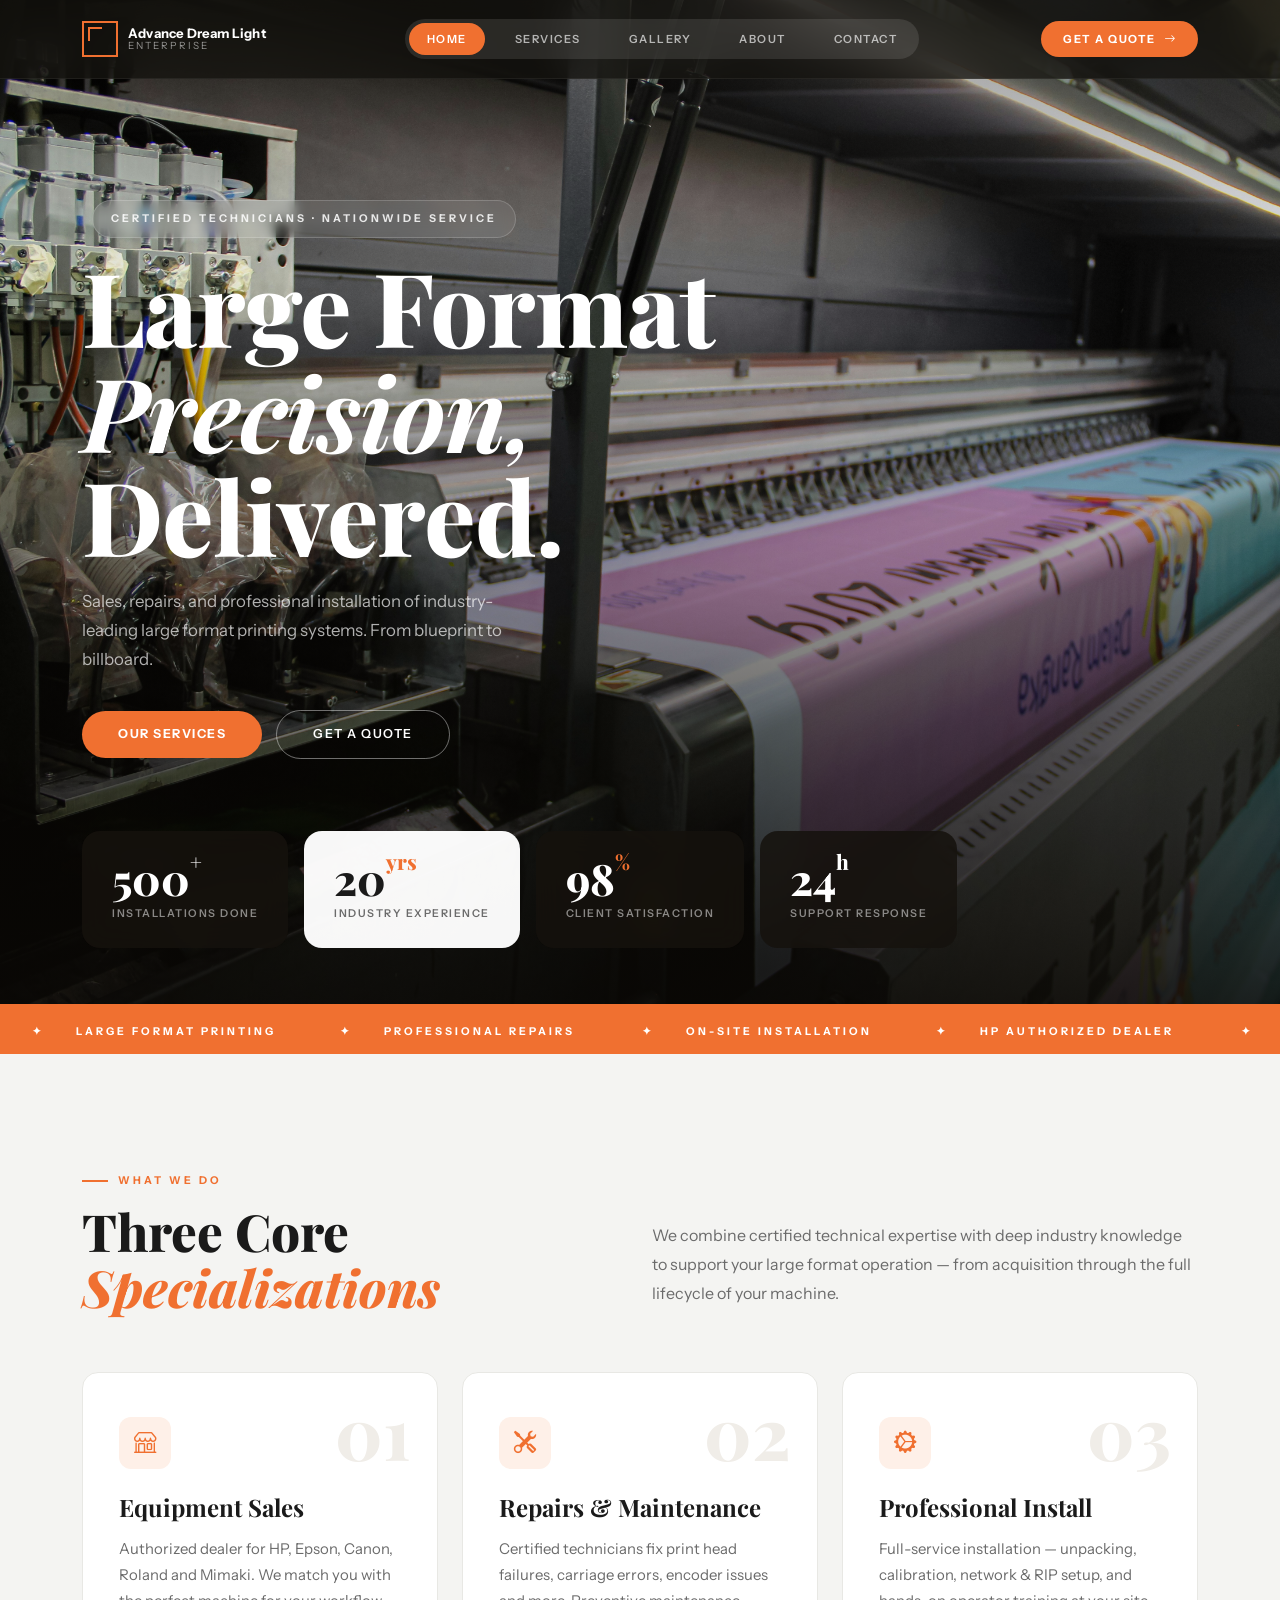
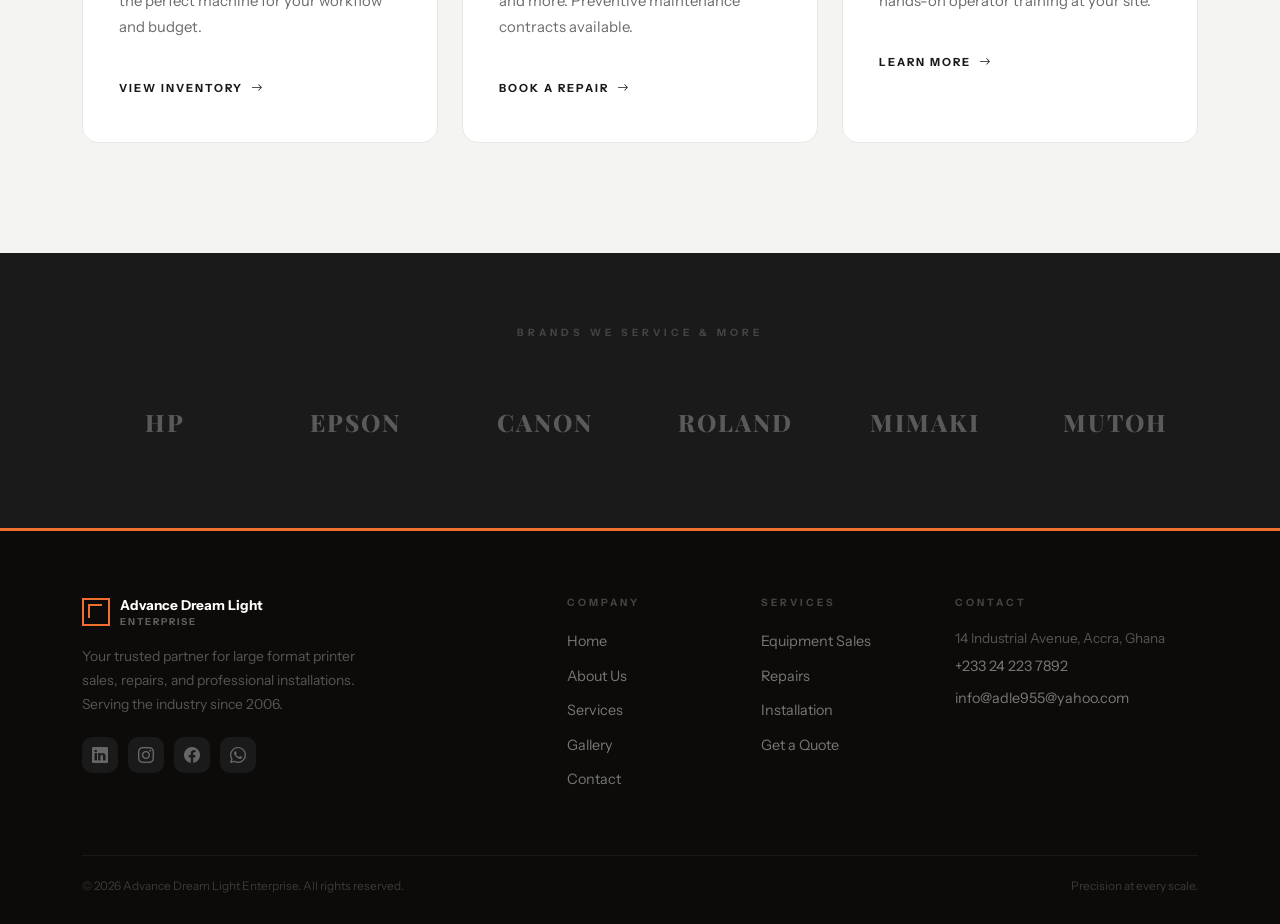
<file: index.html>
<!DOCTYPE html>
<html lang="en">
<head>
  <meta charset="UTF-8" />
  <meta name="viewport" content="width=device-width, initial-scale=1.0"/>
  <title>Home — Advance Dream Light Enterprise</title>
  <link href="https://cdn.jsdelivr.net/npm/bootstrap@5.3.3/dist/css/bootstrap.min.css" rel="stylesheet"/>
  <link href="https://fonts.googleapis.com/css2?family=Playfair+Display:ital,wght@0,700;0,800;1,700;1,800&family=Instrument+Sans:wght@400;500;600;700&display=swap" rel="stylesheet"/>
  <link href="https://cdn.jsdelivr.net/npm/bootstrap-icons@1.11.3/font/bootstrap-icons.css" rel="stylesheet"/>
  <link rel="stylesheet" href="style.css"/>
    
</head>
<body>

  <!-- NAVBAR -->
  <nav class="navbar navbar-expand-lg" id="mainNav">
    <div class="container">
      <a class="navbar-brand" href="index.html">
        <div class="brand-icon"></div>
        <div>
          <span class="brand-name-line1">Advance Dream Light</span>
          <span class="brand-name-line2">Enterprise</span>
        </div>
      </a>
      <button class="navbar-toggler" type="button" data-bs-toggle="collapse" data-bs-target="#navMenu">
        <span class="navbar-toggler-icon"></span>
      </button>
      <div class="collapse navbar-collapse justify-content-center" id="navMenu">
        <div class="nav-pill-wrap">
          <a class="nav-link active" href="index.html">Home</a>
          <a class="nav-link" href="services.html">Services</a>
          <a class="nav-link" href="gallery.html">Gallery</a>
          <a class="nav-link" href="about.html">About</a>
          <a class="nav-link" href="contact.html">Contact</a>
        </div>
      </div>
      <div class="d-none d-lg-block">
        <a href="contact.html" class="btn-quote">Get a Quote <i class="bi bi-arrow-right"></i></a>
      </div>
    </div>
  </nav>

  <!-- HERO -->
  <section class="hero">
    <div class="hero-bg"></div>
    <div class="hero-overlay"></div>
    <div class="hero-content">
      <div class="container">
        <div class="col-lg-7">
          <div style="display:flex;align-items:center;gap:10px;margin-bottom:16px;">
            <span style="display:inline-block;background:var(--orange);"></span>
            <!-- <span style="font-size:0.67rem;font-weight:700;letter-spacing:3px;text-transform:uppercase;color:rgba(255,255,255,0.65);">Certified Technicians · Nationwide Service</span> -->
             <span
  style="
    display:inline-block;
    padding:10px 18px;
    font-size:0.67rem;
    font-weight:700;
    letter-spacing:3px;
    text-transform:uppercase;
    color:rgba(255,255,255,0.85);
    background:rgba(255,255,255,0.08);
    border:1px solid rgba(255,255,255,0.18);
    border-radius:999px;
    backdrop-filter:blur(6px);
  "
>
  Certified Technicians · Nationwide Service
</span>
            
          </div>
          <h1>Large Format<br><em>Precision,</em><br>Delivered.</h1>
          <p class="hero-sub">Sales, repairs, and professional installation of industry-leading large format printing systems. From blueprint to billboard.</p>
          <div class="hero-actions">
            <a href="services.html" class="btn-primary-orange">Our Services</a>
            <a href="contact.html" class="btn-hero-ghost">Get a Quote</a>
          </div>
        </div>
      </div>
    </div>
    <!-- Stat cards -->
    <div class="hero-stats-row">
      <div class="container">
        <div class="d-flex gap-3 flex-wrap">
          <div class="stat-card dark">
            <div class="stat-num">500<sup>+</sup></div>
            <div class="stat-label">Installations Done</div>
          </div>
          <div class="stat-card light">
            <div class="stat-num" style="color:var(--ink);">20<sup style="color:var(--orange);">yrs</sup></div>
            <div class="stat-label" style="color:var(--mid);">Industry Experience</div>
          </div>
          <div class="stat-card dark">
            <div class="stat-num">98<sup style="color:var(--orange);">%</sup></div>
            <div class="stat-label">Client Satisfaction</div>
          </div>
          <div class="stat-card dark">
            <div class="stat-num">24<sup>h</sup></div>
            <div class="stat-label">Support Response</div>
          </div>
        </div>
      </div>
    </div>
  </section>

  <!-- TICKER -->
  <div class="ticker-wrap">
    <div class="ticker-inner">
      <span>Large Format Printing</span><span>Professional Repairs</span>
      <span>On-Site Installation</span><span>HP Authorized Dealer</span>
      <span>Canon Specialist</span><span>Epson Service Center</span>
      <span>Preventive Maintenance</span><span>Ink &amp; Media Supply</span>
      <span>Large Format Printing</span><span>Professional Repairs</span>
      <span>On-Site Installation</span><span>HP Authorized Dealer</span>
      <span>Canon Specialist</span><span>Epson Service Center</span>
      <span>Preventive Maintenance</span><span>Ink &amp; Media Supply</span>
    </div>
  </div>

  <!-- SERVICES PREVIEW -->
  <section class="services-section">
    <div class="container">
      <div class="row align-items-end mb-5">
        <div class="col-lg-5">
          <div class="section-tag fade-in">What We Do</div>
          <h2 class="section-title fade-in">Three Core<br><em>Specializations</em></h2>
        </div>
        <div class="col-lg-6 offset-lg-1">
          <p class="fade-in" style="color:var(--mid);line-height:1.8;margin-top:16px;">We combine certified technical expertise with deep industry knowledge to support your large format operation — from acquisition through the full lifecycle of your machine.</p>
        </div>
      </div>
      <div class="row g-4">
        <div class="col-lg-4">
          <div class="service-card fade-in">
            <div class="svc-num">01</div>
            <div class="svc-icon"><i class="bi bi-shop"></i></div>
            <h3>Equipment Sales</h3>
            <p>Authorized dealer for HP, Epson, Canon, Roland and Mimaki. We match you with the perfect machine for your workflow and budget.</p>
            <a href="services.html" class="svc-link">View Inventory <i class="bi bi-arrow-right"></i></a>
          </div>
        </div>
        <div class="col-lg-4">
          <div class="service-card fade-in" style="transition-delay:.1s">
            <div class="svc-num">02</div>
            <div class="svc-icon"><i class="bi bi-tools"></i></div>
            <h3>Repairs &amp; Maintenance</h3>
            <p>Certified technicians fix print head failures, carriage errors, encoder issues and more. Preventive maintenance contracts available.</p>
            <a href="contact.html" class="svc-link">Book a Repair <i class="bi bi-arrow-right"></i></a>
          </div>
        </div>
        <div class="col-lg-4">
          <div class="service-card fade-in" style="transition-delay:.2s">
            <div class="svc-num">03</div>
            <div class="svc-icon"><i class="bi bi-gear-wide-connected"></i></div>
            <h3>Professional Install</h3>
            <p>Full-service installation — unpacking, calibration, network &amp; RIP setup, and hands-on operator training at your site.</p>
            <a href="contact.html" class="svc-link">Learn More <i class="bi bi-arrow-right"></i></a>
          </div>
        </div>
      </div>
    </div>
  </section>

  <!-- BRANDS -->
  <section class="brands-section">
    <div class="container">
      <p class="text-center mb-5" style="font-size:.63rem;letter-spacing:4px;text-transform:uppercase;color:#444;font-weight:700;">Brands We Service &amp; More</p>
      <div class="row justify-content-center align-items-center">
        <div class="col-4 col-md-2"><div class="brand-logo">HP</div></div>
        <div class="col-4 col-md-2"><div class="brand-logo">EPSON</div></div>
        <div class="col-4 col-md-2"><div class="brand-logo">CANON</div></div>
        <div class="col-4 col-md-2"><div class="brand-logo">ROLAND</div></div>
        <div class="col-4 col-md-2"><div class="brand-logo">MIMAKI</div></div>
        <div class="col-4 col-md-2"><div class="brand-logo">MUTOH</div></div>
      </div>
    </div>
  </section>

  <!-- FOOTER -->
  <footer>
    <div class="container">
      <div class="row g-5">
        <div class="col-lg-4">
          <div class="footer-brand">
            <div class="brand-icon" style="width:28px;height:28px;"></div>
            <div>
              <div style="font-size:0.85rem;font-weight:700;color:var(--white);">Advance Dream Light</div>
              <div style="font-size:0.6rem;letter-spacing:2px;text-transform:uppercase;color:rgba(255,255,255,0.35);">Enterprise</div>
            </div>
          </div>
          <p class="sub">Your trusted partner for large format printer sales, repairs, and professional installations. Serving the industry since 2006.</p>
          <div class="social-row">
            <a href="#" class="soc"><i class="bi bi-linkedin"></i></a>
            <a href="#" class="soc"><i class="bi bi-instagram"></i></a>
            <a href="#" class="soc"><i class="bi bi-facebook"></i></a>
            <a href="https://wa.me/233559218679" class="soc"><i class="bi bi-whatsapp"></i></a>
          </div>
        </div>
        <div class="col-6 col-lg-2 offset-lg-1">
          <div class="f-head">Company</div>
          <ul class="f-links">
            <li><a href="index.html">Home</a></li>
            <li><a href="about.html">About Us</a></li>
            <li><a href="services.html">Services</a></li>
            <li><a href="gallery.html">Gallery</a></li>
            <li><a href="contact.html">Contact</a></li>
          </ul>
        </div>
        <div class="col-6 col-lg-2">
          <div class="f-head">Services</div>
          <ul class="f-links">
            <li><a href="services.html">Equipment Sales</a></li>
            <li><a href="services.html">Repairs</a></li>
            <li><a href="services.html">Installation</a></li>
            <li><a href="contact.html">Get a Quote</a></li>
          </ul>
        </div>
        <div class="col-lg-3">
          <div class="f-head">Contact</div>
          <ul class="f-links" style="font-size:.85rem;">
            <li style="color:#555;margin-bottom:8px;">14 Industrial Avenue, Accra, Ghana</li>
            <li><a href="tel:+233242237892">+233 24 223 7892</a></li>
            <li><a href="mailto:info@adle955@yahoo.com">info@adle955@yahoo.com</a></li>
          </ul>
        </div>
      </div>
      <div class="footer-bottom">
        <p>&copy; 2026 Advance Dream Light Enterprise. All rights reserved.</p>
        <p>Precision at every scale.</p>
      </div>
    </div>
  </footer>

  <script src="https://cdn.jsdelivr.net/npm/bootstrap@5.3.3/dist/js/bootstrap.bundle.min.js"></script>
  <script src="script.js"></script>
</body>
</html>
</file>
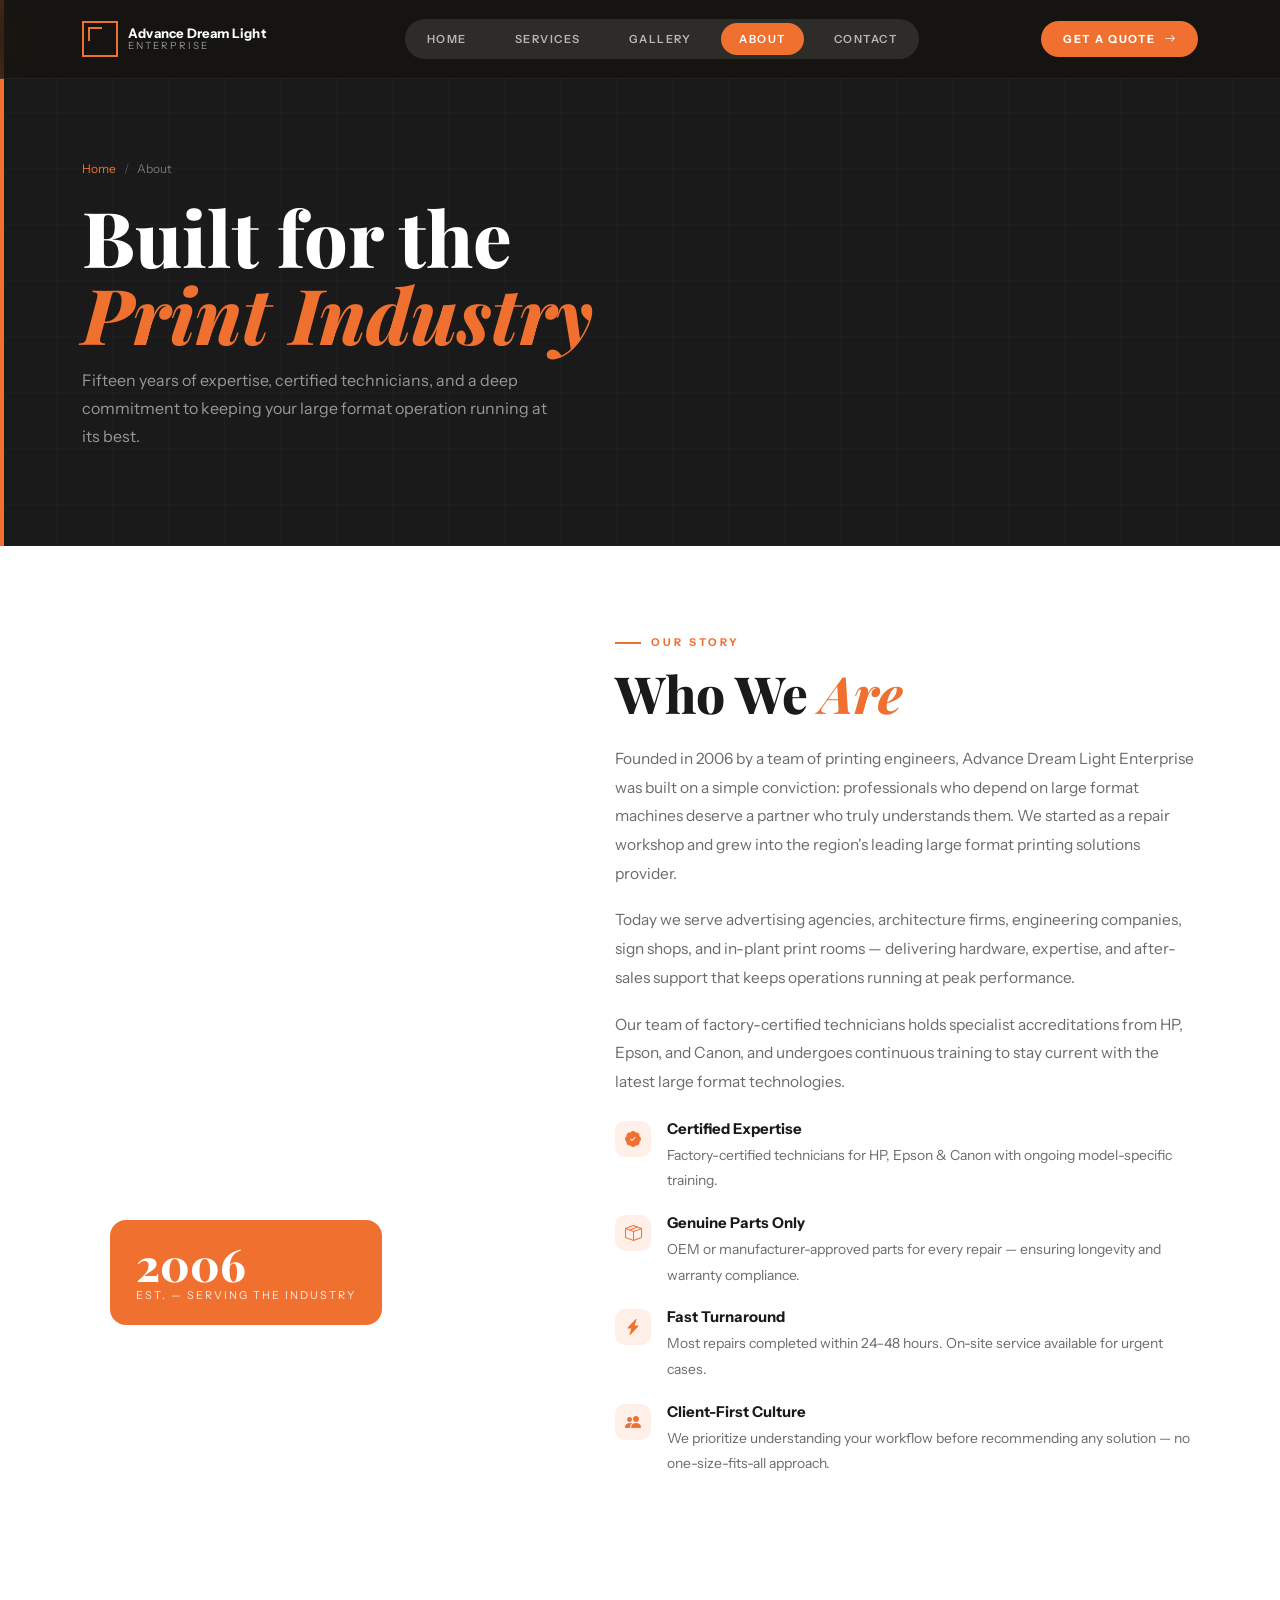
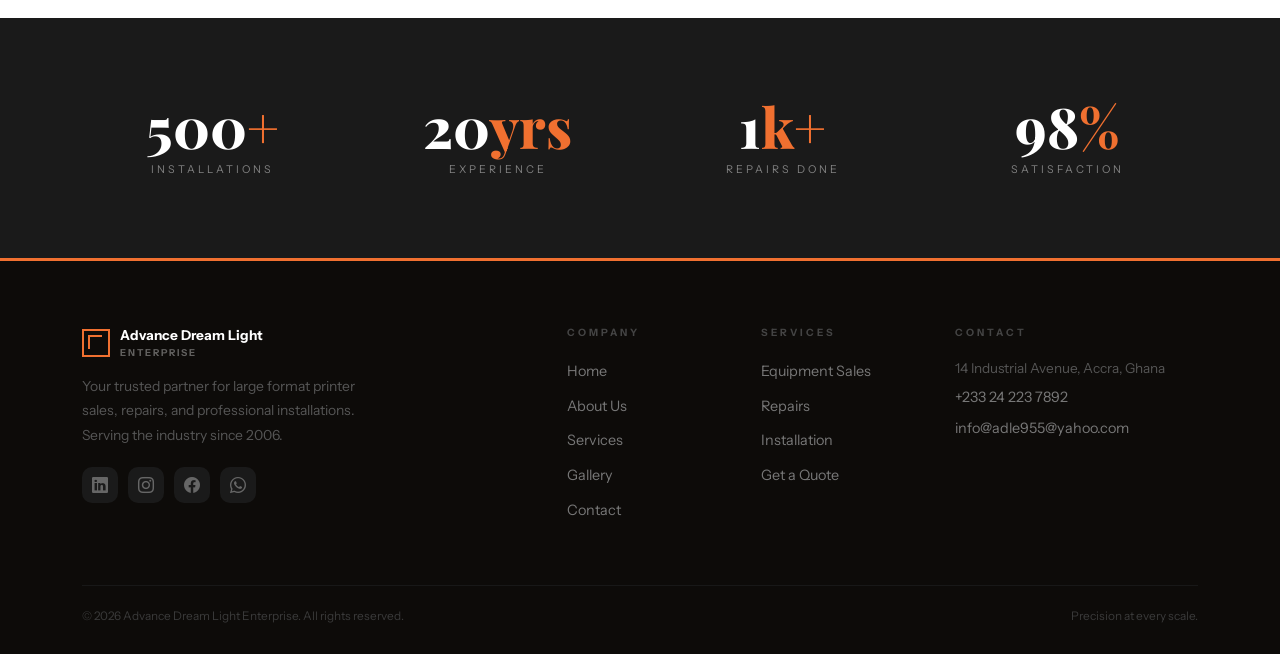
<file: about.html>
<!DOCTYPE html>
<html lang="en">
<head>
  <meta charset="UTF-8" />
  <meta name="viewport" content="width=device-width, initial-scale=1.0"/>
  <title>About — Advance Dream Light Enterprise</title>
  <link href="https://cdn.jsdelivr.net/npm/bootstrap@5.3.3/dist/css/bootstrap.min.css" rel="stylesheet"/>
  <link href="https://fonts.googleapis.com/css2?family=Playfair+Display:ital,wght@0,700;0,800;1,700;1,800&family=Instrument+Sans:wght@400;500;600;700&display=swap" rel="stylesheet"/>
  <link href="https://cdn.jsdelivr.net/npm/bootstrap-icons@1.11.3/font/bootstrap-icons.css" rel="stylesheet"/>
  <link rel="stylesheet" href="style.css"/>
  
</head>
<body>

  <!-- NAVBAR -->
  <nav class="navbar navbar-expand-lg" id="mainNav">
    <div class="container">
      <a class="navbar-brand" href="index.html">
        <div class="brand-icon"></div>
        <div>
          <span class="brand-name-line1">Advance Dream Light</span>
          <span class="brand-name-line2">Enterprise</span>
        </div>
      </a>
      <button class="navbar-toggler" type="button" data-bs-toggle="collapse" data-bs-target="#navMenu">
        <span class="navbar-toggler-icon"></span>
      </button>
      <div class="collapse navbar-collapse justify-content-center" id="navMenu">
        <div class="nav-pill-wrap">
          <a class="nav-link" href="index.html">Home</a>
          <a class="nav-link" href="services.html">Services</a>
          <a class="nav-link" href="gallery.html">Gallery</a>
          <a class="nav-link active" href="about.html">About</a>
          <a class="nav-link" href="contact.html">Contact</a>
        </div>
      </div>
      <div class="d-none d-lg-block">
        <a href="contact.html" class="btn-quote">Get a Quote <i class="bi bi-arrow-right"></i></a>
      </div>
    </div>
  </nav>

  <!-- PAGE HEADER -->
  <div class="page-header">
    <div class="container">
      <nav aria-label="breadcrumb">
        <ol class="breadcrumb">
          <li class="breadcrumb-item"><a href="index.html">Home</a></li>
          <li class="breadcrumb-item active">About</li>
        </ol>
      </nav>
      <h1>Built for the<br><em>Print Industry</em></h1>
      <p>Fifteen years of expertise, certified technicians, and a deep commitment to keeping your large format operation running at its best.</p>
    </div>
  </div>

  <!-- ABOUT SECTION -->
  <section class="about-section">
    <div class="container">
      <div class="row g-5 align-items-center">
        <div class="col-lg-5">
          <div style="position:relative;">
            <div class="about-photo-placeholder"></div>
            <div class="about-float">
              <div class="big">2006</div>
              <div class="small">Est. — Serving the industry</div>
            </div>
          </div>
        </div>
        <div class="col-lg-7">
          <div class="about-body">
            <div class="section-tag fade-in">Our Story</div>
            <h2 class="section-title fade-in">Who We <em>Are</em></h2>
            <p class="mt-4 fade-in">Founded in 2006 by a team of printing engineers, Advance Dream Light Enterprise was built on a simple conviction: professionals who depend on large format machines deserve a partner who truly understands them. We started as a repair workshop and grew into the region's leading large format printing solutions provider.</p>
            <p class="fade-in">Today we serve advertising agencies, architecture firms, engineering companies, sign shops, and in-plant print rooms — delivering hardware, expertise, and after-sales support that keeps operations running at peak performance.</p>
            <p class="fade-in">Our team of factory-certified technicians holds specialist accreditations from HP, Epson, and Canon, and undergoes continuous training to stay current with the latest large format technologies.</p>
            <div class="mt-4">
              <div class="value-item fade-in">
                <div class="vi-dot"><i class="bi bi-patch-check-fill"></i></div>
                <div><h5>Certified Expertise</h5><p>Factory-certified technicians for HP, Epson &amp; Canon with ongoing model-specific training.</p></div>
              </div>
              <div class="value-item fade-in">
                <div class="vi-dot"><i class="bi bi-box-seam"></i></div>
                <div><h5>Genuine Parts Only</h5><p>OEM or manufacturer-approved parts for every repair — ensuring longevity and warranty compliance.</p></div>
              </div>
              <div class="value-item fade-in">
                <div class="vi-dot"><i class="bi bi-lightning-charge-fill"></i></div>
                <div><h5>Fast Turnaround</h5><p>Most repairs completed within 24–48 hours. On-site service available for urgent cases.</p></div>
              </div>
              <div class="value-item fade-in">
                <div class="vi-dot"><i class="bi bi-people-fill"></i></div>
                <div><h5>Client-First Culture</h5><p>We prioritize understanding your workflow before recommending any solution — no one-size-fits-all approach.</p></div>
              </div>
            </div>
          </div>
        </div>
      </div>
    </div>
  </section>

  <!-- COUNTER STRIP -->
  <div class="counter-strip">
    <div class="container">
      <div class="row g-4">
        <div class="col-6 col-md-3">
          <div class="counter-item"><div class="counter-num">500<span>+</span></div><div class="counter-label">Installations</div></div>
        </div>
        <div class="col-6 col-md-3">
          <div class="counter-item"><div class="counter-num">20<span>yrs</span></div><div class="counter-label">Experience</div></div>
        </div>
        <div class="col-6 col-md-3">
          <div class="counter-item"><div class="counter-num">1<span>k+</span></div><div class="counter-label">Repairs Done</div></div>
        </div>
        <div class="col-6 col-md-3">
          <div class="counter-item"><div class="counter-num">98<span>%</span></div><div class="counter-label">Satisfaction</div></div>
        </div>
      </div>
    </div>
  </div>

  <!-- TEAM -->
  <!-- <section style="padding:100px 0;background:var(--light);">
    <div class="container">
      <div class="text-center mb-5">
        <div class="section-tag justify-content-center fade-in">The People</div>
        <h2 class="section-title fade-in">Meet the <em>Team</em></h2>
      </div>
      <div class="row g-4">
        <div class="col-6 col-md-3"><div class="team-card fade-in"><div class="team-avatar">MK</div><h5>Marcus K.</h5><span>Founder &amp; CEO</span></div></div>
        <div class="col-6 col-md-3"><div class="team-card fade-in" style="transition-delay:.1s"><div class="team-avatar">AN</div><h5>Adaeze N.</h5><span>Lead Technician</span></div></div>
        <div class="col-6 col-md-3"><div class="team-card fade-in" style="transition-delay:.2s"><div class="team-avatar">TF</div><h5>Tomás F.</h5><span>Sales Engineer</span></div></div>
        <div class="col-6 col-md-3"><div class="team-card fade-in" style="transition-delay:.3s"><div class="team-avatar">SI</div><h5>Sara I.</h5><span>Support &amp; Training</span></div></div>
      </div>
    </div>
  </section> -->

  <!-- FOOTER -->
  <footer>
    <div class="container">
      <div class="row g-5">
        <div class="col-lg-4">
          <div class="footer-brand">
            <div class="brand-icon" style="width:28px;height:28px;"></div>
            <div>
              <div style="font-size:0.85rem;font-weight:700;color:var(--white);">Advance Dream Light</div>
              <div style="font-size:0.6rem;letter-spacing:2px;text-transform:uppercase;color:rgba(255,255,255,0.35);">Enterprise</div>
            </div>
          </div>
          <p class="sub">Your trusted partner for large format printer sales, repairs, and professional installations. Serving the industry since 2006.</p>
          <div class="social-row">
            <a href="#" class="soc"><i class="bi bi-linkedin"></i></a>
            <a href="#" class="soc"><i class="bi bi-instagram"></i></a>
            <a href="#" class="soc"><i class="bi bi-facebook"></i></a>
            <a href="https://wa.me/233559218679" class="soc"><i class="bi bi-whatsapp"></i></a>
          </div>
        </div>
        <div class="col-6 col-lg-2 offset-lg-1">
          <div class="f-head">Company</div>
          <ul class="f-links">
            <li><a href="index.html">Home</a></li>
            <li><a href="about.html">About Us</a></li>
            <li><a href="services.html">Services</a></li>
            <li><a href="gallery.html">Gallery</a></li>
            <li><a href="contact.html">Contact</a></li>
          </ul>
        </div>
        <div class="col-6 col-lg-2">
          <div class="f-head">Services</div>
          <ul class="f-links">
            <li><a href="services.html">Equipment Sales</a></li>
            <li><a href="services.html">Repairs</a></li>
            <li><a href="services.html">Installation</a></li>
            <li><a href="contact.html">Get a Quote</a></li>
          </ul>
        </div>
        <div class="col-lg-3">
          <div class="f-head">Contact</div>
          <ul class="f-links" style="font-size:.85rem;">
            <li style="color:#555;margin-bottom:8px;">14 Industrial Avenue, Accra, Ghana</li>
            <li><a href="tel:+233242237892">+233 24 223 7892</a></li>
            <li><a href="mailto:info@adle955@yahoo.com">info@adle955@yahoo.com</a></li>
          </ul>
        </div>
      </div>
      <div class="footer-bottom">
        <p>&copy; 2026 Advance Dream Light Enterprise. All rights reserved.</p>
        <p>Precision at every scale.</p>
      </div>
    </div>
  </footer>

  <script src="https://cdn.jsdelivr.net/npm/bootstrap@5.3.3/dist/js/bootstrap.bundle.min.js"></script>
  <script src="script.js"></script>
</body>
</html>
</file>
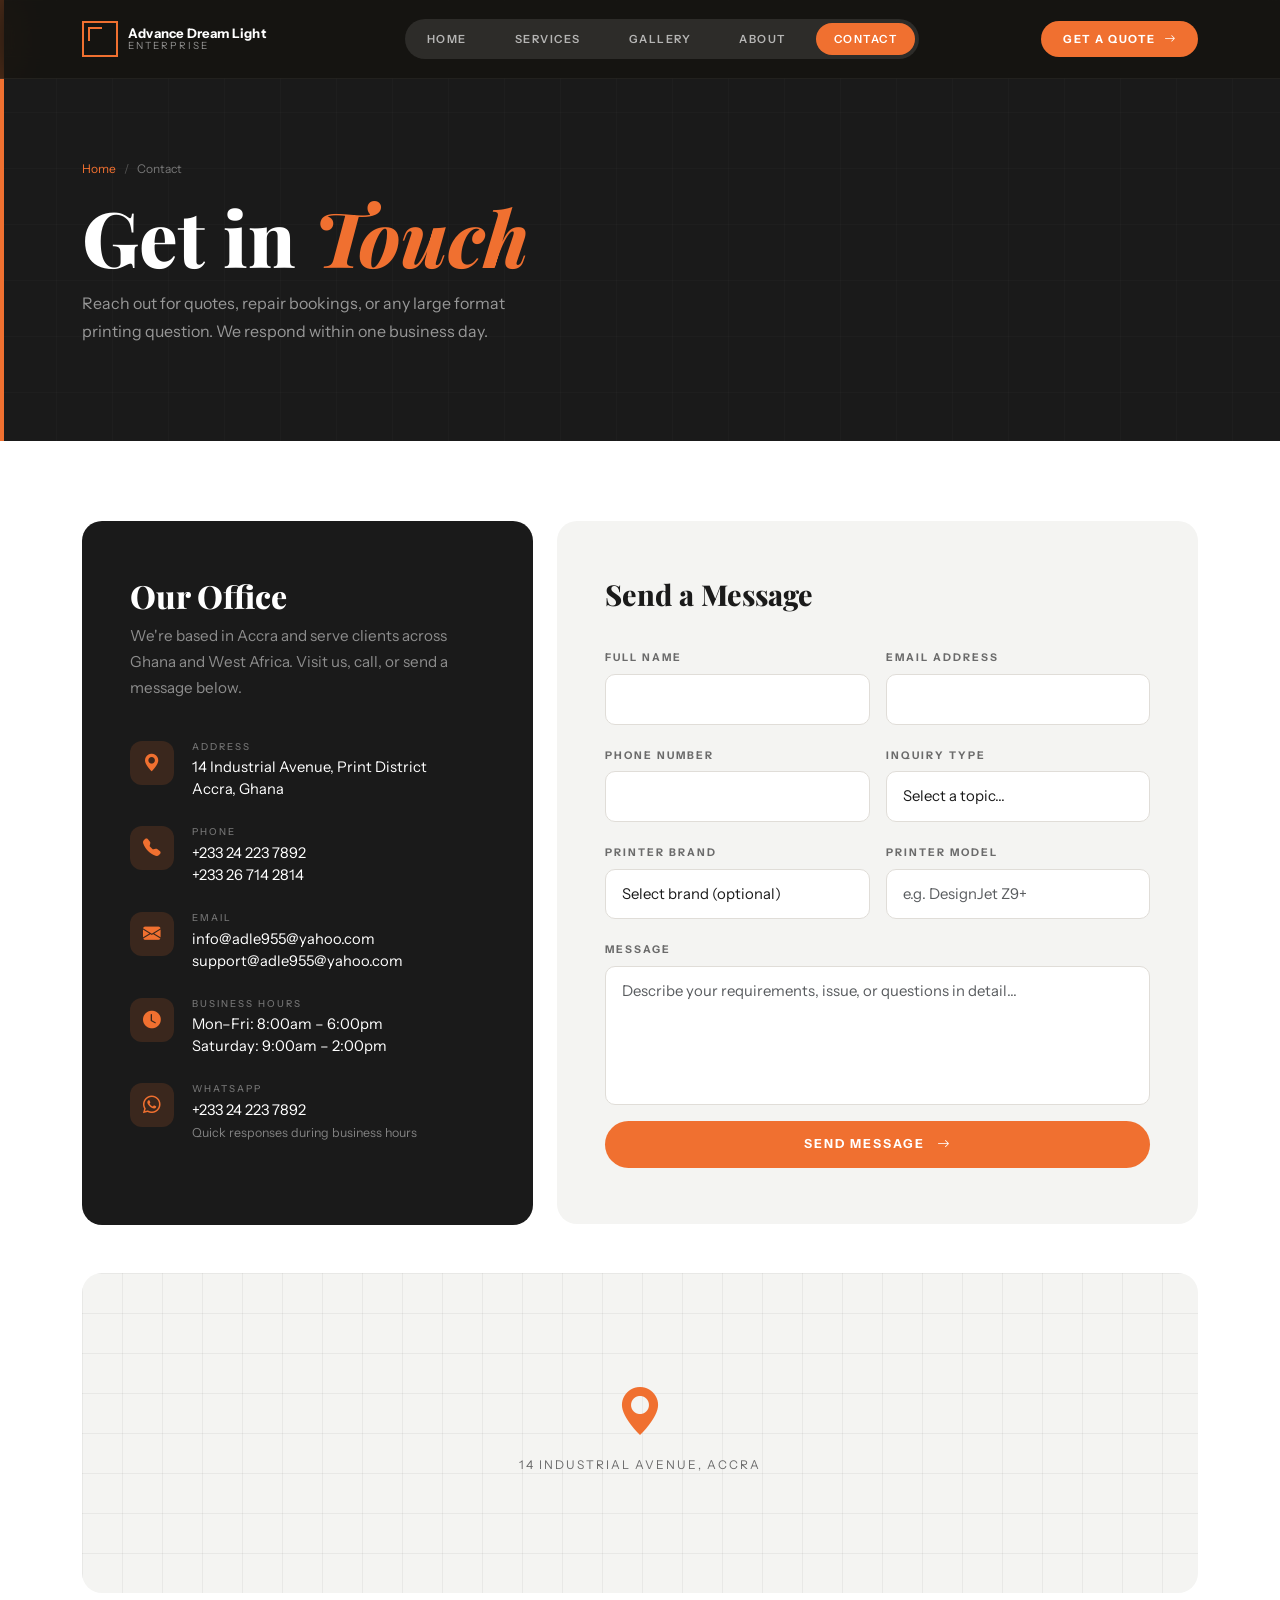
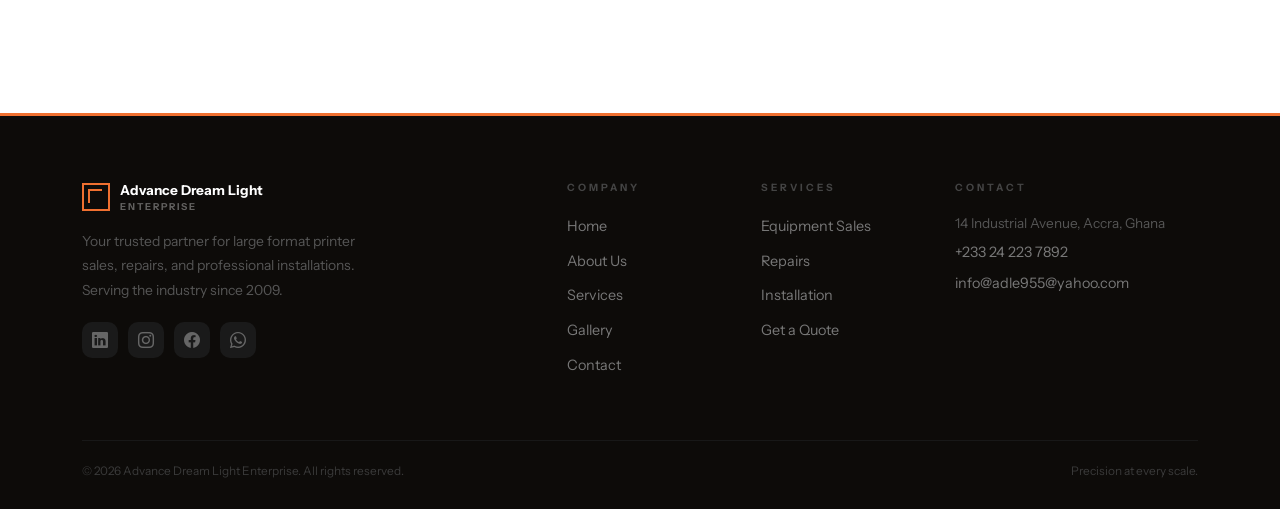
<file: contact.html>
<!DOCTYPE html>
<html lang="en">
<head>
  <meta charset="UTF-8" />
  <meta name="viewport" content="width=device-width, initial-scale=1.0"/>
  <title>Contact — Advance Dream Light Enterprise</title>
  <link href="https://cdn.jsdelivr.net/npm/bootstrap@5.3.3/dist/css/bootstrap.min.css" rel="stylesheet"/>
  <link href="https://fonts.googleapis.com/css2?family=Playfair+Display:ital,wght@0,700;0,800;1,700;1,800&family=Instrument+Sans:wght@400;500;600;700&display=swap" rel="stylesheet"/>
  <link href="https://cdn.jsdelivr.net/npm/bootstrap-icons@1.11.3/font/bootstrap-icons.css" rel="stylesheet"/>
  <link rel="stylesheet" href="style.css"/>
  
</head>
<body>

  <!-- NAVBAR -->
  <nav class="navbar navbar-expand-lg" id="mainNav">
    <div class="container">
      <a class="navbar-brand" href="index.html">
        <div class="brand-icon"></div>
        <div>
          <span class="brand-name-line1">Advance Dream Light</span>
          <span class="brand-name-line2">Enterprise</span>
        </div>
      </a>
      <button class="navbar-toggler" type="button" data-bs-toggle="collapse" data-bs-target="#navMenu">
        <span class="navbar-toggler-icon"></span>
      </button>
      <div class="collapse navbar-collapse justify-content-center" id="navMenu">
        <div class="nav-pill-wrap">
          <a class="nav-link" href="index.html">Home</a>
          <a class="nav-link" href="services.html">Services</a>
          <a class="nav-link" href="gallery.html">Gallery</a>
          <a class="nav-link" href="about.html">About</a>
          <a class="nav-link active" href="contact.html">Contact</a>
        </div>
      </div>
      <div class="d-none d-lg-block">
        <a href="contact.html" class="btn-quote">Get a Quote <i class="bi bi-arrow-right"></i></a>
      </div>
    </div>
  </nav>

  <!-- PAGE HEADER -->
  <div class="page-header">
    <div class="container">
      <nav aria-label="breadcrumb">
        <ol class="breadcrumb">
          <li class="breadcrumb-item"><a href="index.html">Home</a></li>
          <li class="breadcrumb-item active">Contact</li>
        </ol>
      </nav>
      <h1>Get in <em>Touch</em></h1>
      <p>Reach out for quotes, repair bookings, or any large format printing question. We respond within one business day.</p>
    </div>
  </div>

  <!-- CONTACT SECTION -->
  <section class="contact-section">
    <form>
      <div class="container">
      <div class="row g-4">
        <div class="col-lg-5">
          <div class="contact-info">
            <h2>Our Office</h2>
            <p>We're based in Accra and serve clients across Ghana and West Africa. Visit us, call, or send a message below.</p>
            <div class="c-detail">
              <div class="c-icon"><i class="bi bi-geo-alt-fill"></i></div>
              <div><h6>Address</h6><p>14 Industrial Avenue, Print District<br>Accra, Ghana</p></div>
            </div>
            <div class="c-detail">
              <div class="c-icon"><i class="bi bi-telephone-fill"></i></div>
              <div><h6>Phone</h6><p>+233 24 223 7892<br>+233 26 714 2814</p></div>
            </div>
            <div class="c-detail">
              <div class="c-icon"><i class="bi bi-envelope-fill"></i></div>
              <div><h6>Email</h6><p>info@adle955@yahoo.com<br>support@adle955@yahoo.com</p></div>
            </div>
            <div class="c-detail">
              <div class="c-icon"><i class="bi bi-clock-fill"></i></div>
              <div><h6>Business Hours</h6><p>Mon–Fri: 8:00am – 6:00pm<br>Saturday: 9:00am – 2:00pm</p></div>
            </div>
            <div class="c-detail">
              <div class="c-icon"><i class="bi bi-whatsapp"></i></div>
              <div><h6>WhatsApp</h6><p>+233 24 223 7892<br><span style="font-size:0.78rem;color:rgba(255,255,255,0.45);">Quick responses during business hours</span></p></div>
            </div>
          </div>
        </div>

        <div class="col-lg-7">
          <div class="contact-form-wrap">
            <h3>Send a Message</h3>
            <div class="row g-3">
              <div class="col-md-6">
                <label class="form-label">Full Name</label>
                <input type="text" class="form-control" id="fname"/>
              </div>
              <div class="col-md-6">
                <label class="form-label">Email Address</label>
                <input type="email" class="form-control" id="femail"/>
              </div>
              <div class="col-md-6">
                <label class="form-label">Phone Number</label>
                <input type="tel" class="form-control" id="fphone"/>
              </div>
              <div class="col-md-6">
                <label class="form-label">Inquiry Type</label>
                <select class="form-select" id="ftype">
                  <option value="">Select a topic...</option>
                  <option>Equipment Purchase</option>
                  <option>Repair Request</option>
                  <option>Installation Service</option>
                  <option>Maintenance Contract</option>
                  <option>Technical Support</option>
                  <option>Other</option>
                </select>
              </div>
              <div class="col-md-6">
                <label class="form-label">Printer Brand</label>
                <select class="form-select" id="fbrand">
                  <option value="">Select brand (optional)</option>
                  <option>HP</option>
                  <option>Epson</option>
                  <option>Canon</option>
                  <option>Roland</option>
                  <option>Mimaki</option>
                  <option>Mutoh</option>
                  <option>Other</option>
                </select>
              </div>
              <div class="col-md-6">
                <label class="form-label">Printer Model</label>
                <input type="text" class="form-control" id="fmodel" placeholder="e.g. DesignJet Z9+"/>
              </div>
              <div class="col-12">
                <label class="form-label">Message</label>
                <textarea class="form-control" id="fmessage" rows="5" placeholder="Describe your requirements, issue, or questions in detail..."></textarea>
              </div>
              <div class="col-12">
                <button class="btn-send">Send Message <i class="bi bi-arrow-right ms-2"></i></button>
                <div class="success-msg" id="successMsg">&#10004; Message sent! We will be in touch within 24 hours.</div>
              </div>
            </div>
          </div>
        </div>
      </div>
    </form>

      <!-- Map -->
      <div class="map-block">
        <div class="map-grid"></div>
        <div class="map-pin">
          <i class="bi bi-geo-alt-fill"></i>
          <p>14 Industrial Avenue, Accra</p>
        </div>
      </div>
    </div>
  </section>

  <!-- FOOTER -->
  <footer>
    <div class="container">
      <div class="row g-5">
        <div class="col-lg-4">
          <div class="footer-brand">
            <div class="brand-icon" style="width:28px;height:28px;"></div>
            <div>
              <div style="font-size:0.85rem;font-weight:700;color:var(--white);">Advance Dream Light</div>
              <div style="font-size:0.6rem;letter-spacing:2px;text-transform:uppercase;color:rgba(255,255,255,0.35);">Enterprise</div>
            </div>
          </div>
          <p class="sub">Your trusted partner for large format printer sales, repairs, and professional installations. Serving the industry since 2009.</p>
          <div class="social-row">
            <a href="#" class="soc"><i class="bi bi-linkedin"></i></a>
            <a href="#" class="soc"><i class="bi bi-instagram"></i></a>
            <a href="#" class="soc"><i class="bi bi-facebook"></i></a>
            <a href="https://wa.me/233559218679" class="soc"><i class="bi bi-whatsapp"></i></a>
          </div>
        </div>
        <div class="col-6 col-lg-2 offset-lg-1">
          <div class="f-head">Company</div>
          <ul class="f-links">
            <li><a href="index.html">Home</a></li>
            <li><a href="about.html">About Us</a></li>
            <li><a href="services.html">Services</a></li>
            <li><a href="gallery.html">Gallery</a></li>
            <li><a href="contact.html">Contact</a></li>
          </ul>
        </div>
        <div class="col-6 col-lg-2">
          <div class="f-head">Services</div>
          <ul class="f-links">
            <li><a href="services.html">Equipment Sales</a></li>
            <li><a href="services.html">Repairs</a></li>
            <li><a href="services.html">Installation</a></li>
            <li><a href="contact.html">Get a Quote</a></li>
          </ul>
        </div>
        <div class="col-lg-3">
          <div class="f-head">Contact</div>
          <ul class="f-links" style="font-size:.85rem;">
            <li style="color:#555;margin-bottom:8px;">14 Industrial Avenue, Accra, Ghana</li>
            <li><a href="tel:+233242237892">+233 24 223 7892</a></li>
            <li><a href="mailto:info@adle955@yahoo.com">info@adle955@yahoo.com</a></li>
          </ul>
        </div>
      </div>
      <div class="footer-bottom">
        <p>&copy; 2026 Advance Dream Light Enterprise. All rights reserved.</p>
        <p>Precision at every scale.</p>
      </div>
    </div>
  </footer>

  <script src="https://cdn.jsdelivr.net/npm/bootstrap@5.3.3/dist/js/bootstrap.bundle.min.js"></script>
  <script src="script.js"></script>
</body>
</html>
</file>
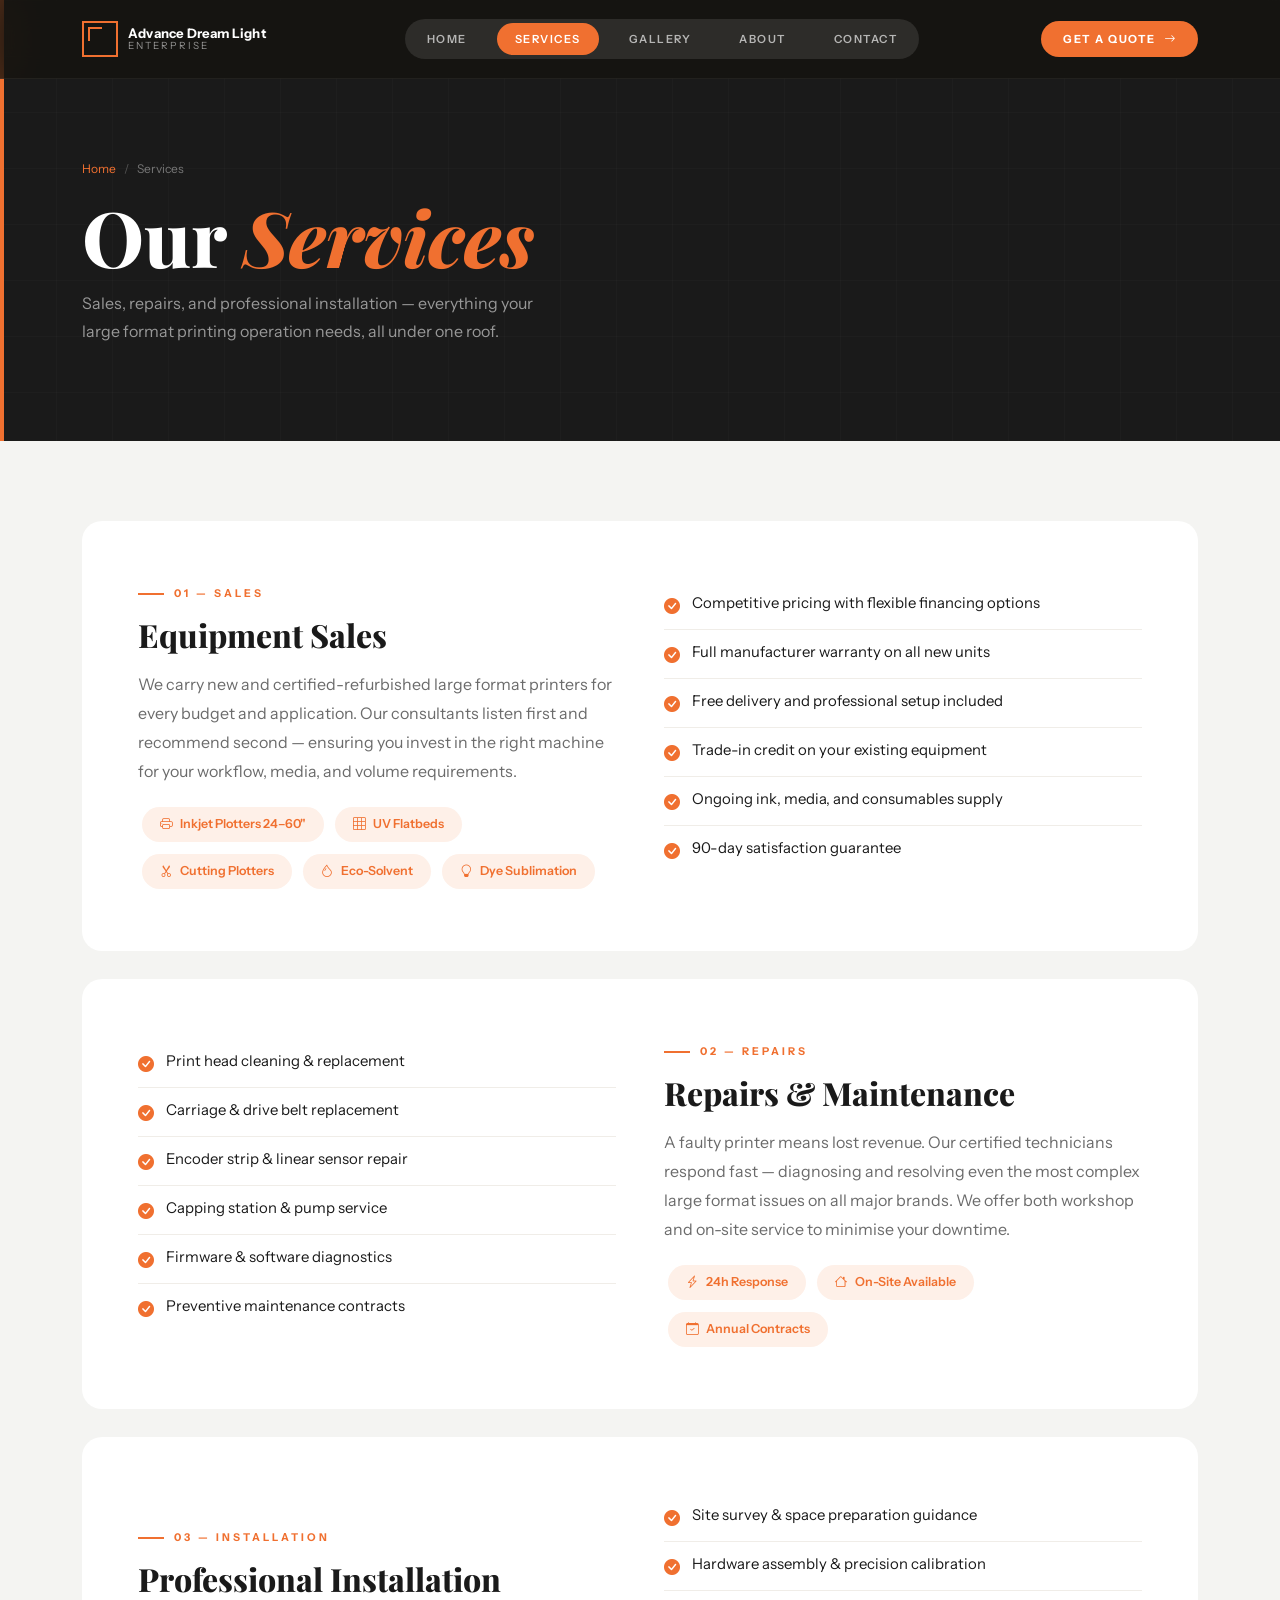
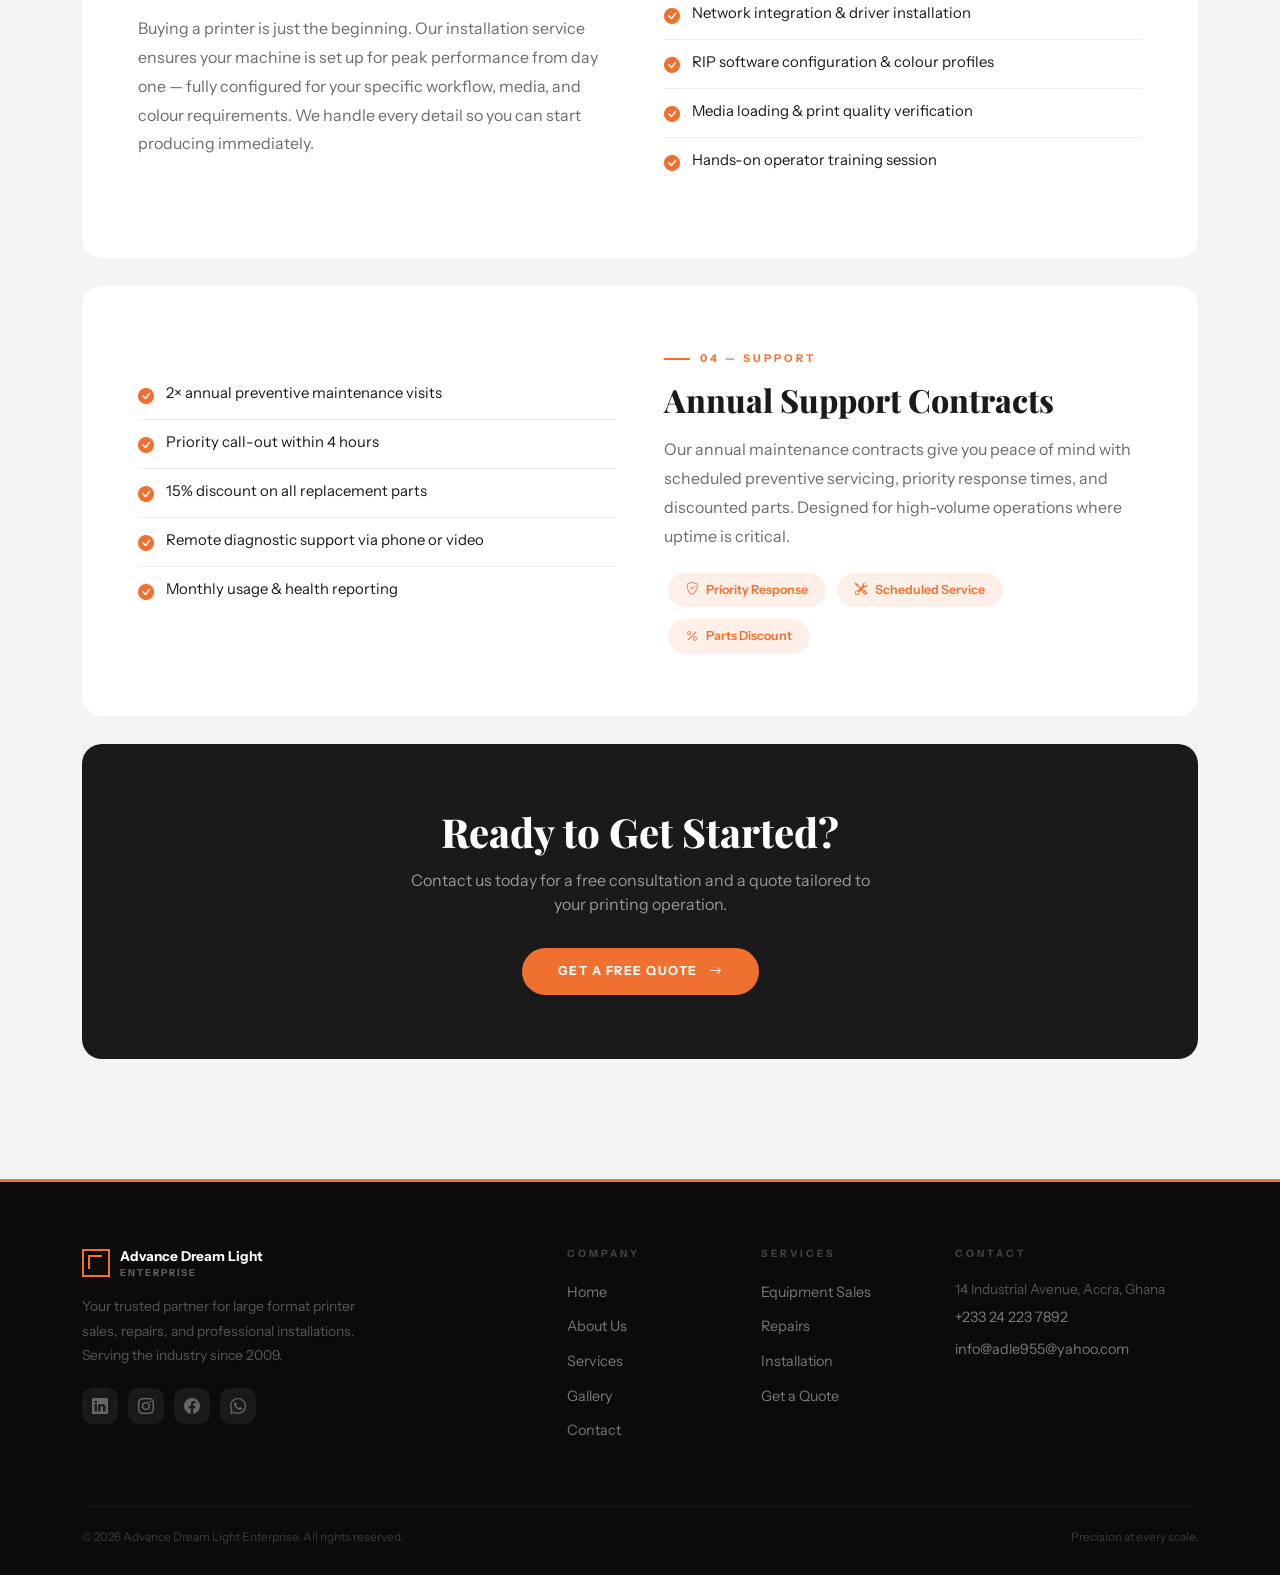
<file: services.html>
<!DOCTYPE html>
<html lang="en">
<head>
  <meta charset="UTF-8" />
  <meta name="viewport" content="width=device-width, initial-scale=1.0"/>
  <title>Services — Advance Dream Light Enterprise</title>
  <link href="https://cdn.jsdelivr.net/npm/bootstrap@5.3.3/dist/css/bootstrap.min.css" rel="stylesheet"/>
  <link href="https://fonts.googleapis.com/css2?family=Playfair+Display:ital,wght@0,700;0,800;1,700;1,800&family=Instrument+Sans:wght@400;500;600;700&display=swap" rel="stylesheet"/>
  <link href="https://cdn.jsdelivr.net/npm/bootstrap-icons@1.11.3/font/bootstrap-icons.css" rel="stylesheet"/>
  <link rel="stylesheet" href="style.css"/>
  
</head>
<body>

  <!-- NAVBAR -->
  <nav class="navbar navbar-expand-lg" id="mainNav">
    <div class="container">
      <a class="navbar-brand" href="index.html">
        <div class="brand-icon"></div>
        <div>
          <span class="brand-name-line1">Advance Dream Light</span>
          <span class="brand-name-line2">Enterprise</span>
        </div>
      </a>
      <button class="navbar-toggler" type="button" data-bs-toggle="collapse" data-bs-target="#navMenu">
        <span class="navbar-toggler-icon"></span>
      </button>
      <div class="collapse navbar-collapse justify-content-center" id="navMenu">
        <div class="nav-pill-wrap">
          <a class="nav-link" href="index.html">Home</a>
          <a class="nav-link active" href="services.html">Services</a>
          <a class="nav-link" href="gallery.html">Gallery</a>
          <a class="nav-link" href="about.html">About</a>
          <a class="nav-link" href="contact.html">Contact</a>
        </div>
      </div>
      <div class="d-none d-lg-block">
        <a href="contact.html" class="btn-quote">Get a Quote <i class="bi bi-arrow-right"></i></a>
      </div>
    </div>
  </nav>

  <!-- PAGE HEADER -->
  <div class="page-header">
    <div class="container">
      <nav aria-label="breadcrumb">
        <ol class="breadcrumb">
          <li class="breadcrumb-item"><a href="index.html">Home</a></li>
          <li class="breadcrumb-item active">Services</li>
        </ol>
      </nav>
      <h1>Our <em>Services</em></h1>
      <p>Sales, repairs, and professional installation — everything your large format printing operation needs, all under one roof.</p>
    </div>
  </div>

  <!-- SERVICES -->
  <section class="services-full-section">
    <div class="container">

      <!-- 01 Sales -->
      <div class="svc-row fade-in">
        <div class="row g-5 align-items-center">
          <div class="col-lg-6">
            <div class="section-tag">01 — Sales</div>
            <h3>Equipment Sales</h3>
            <p>We carry new and certified-refurbished large format printers for every budget and application. Our consultants listen first and recommend second — ensuring you invest in the right machine for your workflow, media, and volume requirements.</p>
            <div class="mt-3">
              <span class="feature-pill"><i class="bi bi-printer"></i> Inkjet Plotters 24–60"</span>
              <span class="feature-pill"><i class="bi bi-grid-3x3"></i> UV Flatbeds</span>
              <span class="feature-pill"><i class="bi bi-scissors"></i> Cutting Plotters</span>
              <span class="feature-pill"><i class="bi bi-droplet"></i> Eco-Solvent</span>
              <span class="feature-pill"><i class="bi bi-lightbulb"></i> Dye Sublimation</span>
            </div>
          </div>
          <div class="col-lg-6">
            <ul class="check-list">
              <li><i class="bi bi-check-circle-fill"></i> Competitive pricing with flexible financing options</li>
              <li><i class="bi bi-check-circle-fill"></i> Full manufacturer warranty on all new units</li>
              <li><i class="bi bi-check-circle-fill"></i> Free delivery and professional setup included</li>
              <li><i class="bi bi-check-circle-fill"></i> Trade-in credit on your existing equipment</li>
              <li><i class="bi bi-check-circle-fill"></i> Ongoing ink, media, and consumables supply</li>
              <li><i class="bi bi-check-circle-fill"></i> 90-day satisfaction guarantee</li>
            </ul>
          </div>
        </div>
      </div>

      <!-- 02 Repairs -->
      <div class="svc-row fade-in">
        <div class="row g-5 align-items-center">
          <div class="col-lg-6 order-lg-2">
            <div class="section-tag">02 — Repairs</div>
            <h3>Repairs &amp; Maintenance</h3>
            <p>A faulty printer means lost revenue. Our certified technicians respond fast — diagnosing and resolving even the most complex large format issues on all major brands. We offer both workshop and on-site service to minimise your downtime.</p>
            <div class="mt-3">
              <span class="feature-pill"><i class="bi bi-lightning-charge"></i> 24h Response</span>
              <span class="feature-pill"><i class="bi bi-house"></i> On-Site Available</span>
              <span class="feature-pill"><i class="bi bi-calendar-check"></i> Annual Contracts</span>
            </div>
          </div>
          <div class="col-lg-6 order-lg-1">
            <ul class="check-list">
              <li><i class="bi bi-check-circle-fill"></i> Print head cleaning &amp; replacement</li>
              <li><i class="bi bi-check-circle-fill"></i> Carriage &amp; drive belt replacement</li>
              <li><i class="bi bi-check-circle-fill"></i> Encoder strip &amp; linear sensor repair</li>
              <li><i class="bi bi-check-circle-fill"></i> Capping station &amp; pump service</li>
              <li><i class="bi bi-check-circle-fill"></i> Firmware &amp; software diagnostics</li>
              <li><i class="bi bi-check-circle-fill"></i> Preventive maintenance contracts</li>
            </ul>
          </div>
        </div>
      </div>

      <!-- 03 Installation -->
      <div class="svc-row fade-in">
        <div class="row g-5 align-items-center">
          <div class="col-lg-6">
            <div class="section-tag">03 — Installation</div>
            <h3>Professional Installation</h3>
            <p>Buying a printer is just the beginning. Our installation service ensures your machine is set up for peak performance from day one — fully configured for your specific workflow, media, and colour requirements. We handle every detail so you can start producing immediately.</p>
          </div>
          <div class="col-lg-6">
            <ul class="check-list">
              <li><i class="bi bi-check-circle-fill"></i> Site survey &amp; space preparation guidance</li>
              <li><i class="bi bi-check-circle-fill"></i> Hardware assembly &amp; precision calibration</li>
              <li><i class="bi bi-check-circle-fill"></i> Network integration &amp; driver installation</li>
              <li><i class="bi bi-check-circle-fill"></i> RIP software configuration &amp; colour profiles</li>
              <li><i class="bi bi-check-circle-fill"></i> Media loading &amp; print quality verification</li>
              <li><i class="bi bi-check-circle-fill"></i> Hands-on operator training session</li>
            </ul>
          </div>
        </div>
      </div>

      <!-- 04 Support Contracts -->
      <div class="svc-row fade-in">
        <div class="row g-5 align-items-center">
          <div class="col-lg-6 order-lg-2">
            <div class="section-tag">04 — Support</div>
            <h3>Annual Support Contracts</h3>
            <p>Our annual maintenance contracts give you peace of mind with scheduled preventive servicing, priority response times, and discounted parts. Designed for high-volume operations where uptime is critical.</p>
            <div class="mt-3">
              <span class="feature-pill"><i class="bi bi-shield-check"></i> Priority Response</span>
              <span class="feature-pill"><i class="bi bi-tools"></i> Scheduled Service</span>
              <span class="feature-pill"><i class="bi bi-percent"></i> Parts Discount</span>
            </div>
          </div>
          <div class="col-lg-6 order-lg-1">
            <ul class="check-list">
              <li><i class="bi bi-check-circle-fill"></i> 2× annual preventive maintenance visits</li>
              <li><i class="bi bi-check-circle-fill"></i> Priority call-out within 4 hours</li>
              <li><i class="bi bi-check-circle-fill"></i> 15% discount on all replacement parts</li>
              <li><i class="bi bi-check-circle-fill"></i> Remote diagnostic support via phone or video</li>
              <li><i class="bi bi-check-circle-fill"></i> Monthly usage &amp; health reporting</li>
            </ul>
          </div>
        </div>
      </div>

      <!-- CTA -->
      <div class="cta-banner fade-in">
        <h2>Ready to Get Started?</h2>
        <p>Contact us today for a free consultation and a quote tailored to your printing operation.</p>
        <a href="contact.html" class="btn-primary-orange">Get a Free Quote <i class="bi bi-arrow-right ms-2"></i></a>
      </div>

    </div>
  </section>

  <!-- FOOTER -->
  <footer>
    <div class="container">
      <div class="row g-5">
        <div class="col-lg-4">
          <div class="footer-brand">
            <div class="brand-icon" style="width:28px;height:28px;"></div>
            <div>
              <div style="font-size:0.85rem;font-weight:700;color:var(--white);">Advance Dream Light</div>
              <div style="font-size:0.6rem;letter-spacing:2px;text-transform:uppercase;color:rgba(255,255,255,0.35);">Enterprise</div>
            </div>
          </div>
          <p class="sub">Your trusted partner for large format printer sales, repairs, and professional installations. Serving the industry since 2009.</p>
          <div class="social-row">
            <a href="#" class="soc"><i class="bi bi-linkedin"></i></a>
            <a href="#" class="soc"><i class="bi bi-instagram"></i></a>
            <a href="#" class="soc"><i class="bi bi-facebook"></i></a>
            <a href="https://wa.me/233559218679" class="soc"><i class="bi bi-whatsapp"></i></a>
          </div>
        </div>
        <div class="col-6 col-lg-2 offset-lg-1">
          <div class="f-head">Company</div>
          <ul class="f-links">
            <li><a href="index.html">Home</a></li>
            <li><a href="about.html">About Us</a></li>
            <li><a href="services.html">Services</a></li>
            <li><a href="gallery.html">Gallery</a></li>
            <li><a href="contact.html">Contact</a></li>
          </ul>
        </div>
        <div class="col-6 col-lg-2">
          <div class="f-head">Services</div>
          <ul class="f-links">
            <li><a href="services.html">Equipment Sales</a></li>
            <li><a href="services.html">Repairs</a></li>
            <li><a href="services.html">Installation</a></li>
            <li><a href="contact.html">Get a Quote</a></li>
          </ul>
        </div>
        <div class="col-lg-3">
          <div class="f-head">Contact</div>
          <ul class="f-links" style="font-size:.85rem;">
            <li style="color:#555;margin-bottom:8px;">14 Industrial Avenue, Accra, Ghana</li>
            <li><a href="tel:+233242237892">+233 24 223 7892</a></li>
            <li><a href="mailto:info@adle955@yahoo.com">info@adle955@yahoo.com</a></li>
          </ul>
        </div>
      </div>
      <div class="footer-bottom">
        <p>&copy; 2026 Advance Dream Light Enterprise. All rights reserved.</p>
        <p>Precision at every scale.</p>
      </div>
    </div>
  </footer>

  <script src="https://cdn.jsdelivr.net/npm/bootstrap@5.3.3/dist/js/bootstrap.bundle.min.js"></script>
  <script src="script.js"></script>
</body>
</html>
</file>
<file: style.css>
/* =========================================================
   Advance Dream Light Enterprise — Shared Stylesheet
   ========================================================= */

:root {
  --orange: #f07030;
  --orange-dark: #d95e1e;
  --ink: #1a1a1a;
  --white: #ffffff;
  --light: #f4f4f2;
  --mid: #6b6b6b;
}

*, *::before, *::after { box-sizing: border-box; margin: 0; padding: 0; }
html { scroll-behavior: smooth; }
body {
  font-family: 'Instrument Sans', sans-serif;
  background: var(--light);
  color: var(--ink);
  overflow-x: hidden;
}

/* ── NAVBAR ────────────────────────────────────────── */
.navbar {
  position: fixed; top: 0; left: 0; right: 0; z-index: 1000;
  padding: 16px 0;
  background: rgba(20,18,15,0.72);
  backdrop-filter: blur(20px);
  -webkit-backdrop-filter: blur(20px);
  border-bottom: 1px solid rgba(255,255,255,0.06);
  transition: background 0.3s;
}
.navbar.scrolled { background: rgba(15,12,9,0.97); }
.navbar-brand {
  font-family: 'Instrument Sans', sans-serif;
  font-weight: 700; font-size: 1rem;
  color: var(--white) !important;
  display: flex; align-items: center; gap: 10px;
  letter-spacing: 0.2px; line-height: 1.2;
}
.brand-name-line1 { display: block; font-size: 0.82rem; font-weight: 700; line-height: 1.1; }
.brand-name-line2 { display: block; font-size: 0.62rem; font-weight: 400; letter-spacing: 2px; text-transform: uppercase; color: rgba(255,255,255,0.55); }
.brand-icon {
  width: 36px; height: 36px; flex-shrink: 0;
  border: 2px solid var(--orange);
  display: flex; align-items: center; justify-content: center;
  position: relative;
}
.brand-icon::before {
  content: '';
  position: absolute;
  width: 14px; height: 14px;
  border-top: 2px solid var(--orange);
  border-left: 2px solid var(--orange);
  top: 4px; left: 4px;
}
.nav-pill-wrap {
  background: rgba(255,255,255,0.1);
  border-radius: 100px; padding: 4px;
  display: flex; gap: 2px; flex-wrap: wrap;
}
.nav-pill-wrap .nav-link {
  font-size: 0.7rem; font-weight: 600; letter-spacing: 1.5px;
  text-transform: uppercase; color: rgba(255,255,255,0.65) !important;
  padding: 8px 18px !important; border-radius: 100px; transition: all 0.2s;
}
.nav-pill-wrap .nav-link:hover,
.nav-pill-wrap .nav-link.active { background: var(--orange); color: var(--white) !important; }
.btn-quote {
  background: var(--orange); color: var(--white); border: none;
  padding: 10px 22px; border-radius: 100px;
  font-size: 0.7rem; font-weight: 700; letter-spacing: 1.5px; text-transform: uppercase;
  cursor: pointer; transition: background 0.2s, transform 0.15s; text-decoration: none;
  display: inline-flex; align-items: center; gap: 8px; white-space: nowrap;
}
.btn-quote:hover { background: var(--orange-dark); color: var(--white); transform: translateY(-1px); }
.navbar-toggler { border-color: rgba(255,255,255,0.3); }
.navbar-toggler-icon { filter: invert(1); }

/* ── SECTION HELPERS ───────────────────────────────── */
.section-tag {
  display: inline-flex; align-items: center; gap: 10px;
  font-size: 0.67rem; font-weight: 700; letter-spacing: 3px;
  text-transform: uppercase; color: var(--orange); margin-bottom: 14px;
}
.section-tag::before { content: ''; width: 26px; height: 2px; background: var(--orange); display: inline-block; }
.section-title {
  font-family: 'Playfair Display', serif;
  font-size: clamp(2.2rem, 4vw, 3.2rem);
  font-weight: 800; line-height: 1.1; color: var(--ink);
}
.section-title em { font-style: italic; color: var(--orange); }

/* ── TICKER ────────────────────────────────────────── */
.ticker-wrap { background: var(--orange); overflow: hidden; padding: 13px 0; white-space: nowrap; }
.ticker-inner { display: inline-block; animation: ticker 35s linear infinite; }
.ticker-inner span {
  font-size: 0.67rem; font-weight: 700; letter-spacing: 3px;
  text-transform: uppercase; color: var(--white); padding: 0 32px;
}
.ticker-inner span::before { content: "✦"; margin-right: 32px; }
@keyframes ticker { from { transform: translateX(0); } to { transform: translateX(-50%); } }

/* ── ANIMATIONS ────────────────────────────────────── */
.fade-in { opacity: 0; transform: translateY(26px); transition: opacity 0.65s ease, transform 0.65s ease; }
.fade-in.visible { opacity: 1; transform: translateY(0); }

/* ── PAGE HEADER (inner pages) ─────────────────────── */
.page-header {
  background: var(--ink);
  padding: 160px 0 80px;
  position: relative; overflow: hidden;
}
.page-header::before {
  content: '';
  position: absolute; inset: 0;
  background-image: linear-gradient(to right, rgba(255,255,255,0.02) 1px, transparent 1px),
                    linear-gradient(to bottom, rgba(255,255,255,0.02) 1px, transparent 1px);
  background-size: 56px 56px;
}
.page-header::after {
  content: '';
  position: absolute; left: 0; top: 0; bottom: 0; width: 4px;
  background: var(--orange);
}
.page-header h1 {
  font-family: 'Playfair Display', serif;
  font-size: clamp(2.8rem, 6vw, 5rem);
  font-weight: 800; color: var(--white); line-height: 1.0;
  position: relative; z-index: 1;
}
.page-header h1 em { font-style: italic; color: var(--orange); }
.page-header p {
  color: rgba(255,255,255,0.55); font-size: 1rem; max-width: 480px;
  line-height: 1.75; margin-top: 14px; position: relative; z-index: 1;
}
.page-header .breadcrumb {
  position: relative; z-index: 1; margin-bottom: 20px;
}
.page-header .breadcrumb-item a { color: var(--orange); text-decoration: none; font-size: 0.75rem; }
.page-header .breadcrumb-item, .page-header .breadcrumb-item.active { color: rgba(255,255,255,0.4); font-size: 0.75rem; }
.page-header .breadcrumb-item + .breadcrumb-item::before { color: rgba(255,255,255,0.25); }

/* ── BRANDS SECTION ────────────────────────────────── */
.brands-section { background: var(--ink); padding: 72px 0; }
.brand-logo {
  text-align: center; opacity: 0.28; transition: opacity 0.3s; padding: 16px;
  font-family: 'Playfair Display', serif; font-size: 1.5rem; font-weight: 800;
  letter-spacing: 2px; color: var(--white); cursor: default;
}
.brand-logo:hover { opacity: 1; }

/* ── FOOTER ────────────────────────────────────────── */
footer { background: #0d0b09; padding: 64px 0 28px; border-top: 3px solid var(--orange); }
.footer-brand { font-family: 'Instrument Sans', sans-serif; font-size: 0.95rem; font-weight: 700; color: var(--white); display: flex; align-items: center; gap: 10px; }
footer p.sub { color: #555; font-size: 0.87rem; line-height: 1.75; max-width: 280px; margin-top: 14px; }
.f-head { font-size: 0.63rem; font-weight: 700; letter-spacing: 3px; text-transform: uppercase; color: #444; margin-bottom: 18px; }
.f-links { list-style: none; padding: 0; }
.f-links li { margin-bottom: 10px; }
.f-links a { color: #777; text-decoration: none; font-size: 0.9rem; transition: color 0.2s; }
.f-links a:hover { color: var(--orange); }
.social-row { display: flex; gap: 10px; margin-top: 20px; }
.soc { width: 36px; height: 36px; border-radius: 10px; background: #1a1a1a; display: flex; align-items: center; justify-content: center; color: #666; text-decoration: none; transition: background 0.2s, color 0.2s; }
.soc:hover { background: var(--orange); color: #fff; }
.footer-bottom { border-top: 1px solid #181818; margin-top: 48px; padding-top: 22px; display: flex; justify-content: space-between; align-items: center; flex-wrap: wrap; gap: 12px; }
.footer-bottom p { font-size: 0.74rem; color: #3a3a3a; margin: 0; }

/* ── SHARED COMPONENTS ─────────────────────────────── */
.check-list { list-style: none; padding: 0; }
.check-list li { display: flex; align-items: flex-start; gap: 12px; padding: 11px 0; border-bottom: 1px solid #f0ede8; font-size: 0.93rem; color: var(--ink); }
.check-list li:last-child { border-bottom: none; }
.check-list li i { color: var(--orange); font-size: 1rem; flex-shrink: 0; margin-top: 2px; }
.feature-pill {
  display: inline-flex; align-items: center; gap: 8px; background: #fef0e8;
  border-radius: 100px; padding: 8px 18px; font-size: 0.78rem; font-weight: 600;
  color: var(--orange); margin: 6px 4px;
}
.btn-primary-orange {
  background: var(--orange); color: var(--white); border: none;
  padding: 14px 36px; border-radius: 100px;
  font-size: 0.78rem; font-weight: 700; letter-spacing: 1.5px; text-transform: uppercase;
  cursor: pointer; transition: background 0.2s, transform 0.15s; text-decoration: none; display: inline-block;
}
.btn-primary-orange:hover { background: var(--orange-dark); color: var(--white); transform: translateY(-2px); }

@media (max-width: 768px) {
  .footer-bottom { flex-direction: column; text-align: center; }
  .nav-pill-wrap { background: transparent; padding: 0; }
  .nav-pill-wrap .nav-link { padding: 10px 14px !important; }
}

/* HOME */
/* ── HERO ── */
  .nav-pill-wrap{
  display: flex;
  gap: 12px;
}

/* Mobile view */
@media (max-width: 768px) {
  .nav-pill-wrap{
    flex-direction: column;
    width: 100%;
    text-align: center;
    margin-top: 15px;
  }

  .nav-link{
    width: 100%;
    padding: 10px 0;
  }
}
    .hero {
      position: relative; min-height: 100vh;
      display: flex; flex-direction: column; justify-content: flex-end; overflow: hidden;
    }
    .hero-bg {
      position: absolute; inset: 0;
      background: url('/assets/img/geri-sakti-CYrYxz-uvE4-unsplash.jpg') center center / cover no-repeat;
      animation: slow-zoom 20s ease-in-out infinite alternate;
    }
    @keyframes slow-zoom { from { transform: scale(1.04); } to { transform: scale(1.0); } }
    .hero-overlay {
      position: absolute; inset: 0;
      background: linear-gradient(to bottom, rgba(10,8,5,0.40) 0%, rgba(10,8,5,0.08) 28%, rgba(10,8,5,0.50) 65%, rgba(10,8,5,0.88) 100%);
    }
    .hero-content { position: relative; z-index: 2; padding: 200px 0 72px; }
    .hero h1 {
      font-family: 'Playfair Display', serif;
      font-size: clamp(3.8rem, 8vw, 7.5rem);
      font-weight: 800; color: var(--white); line-height: 1.02; letter-spacing: -1px;
    }
    .hero h1 em { font-style: italic; font-weight: 700; }
    .hero-sub { color: rgba(255,255,255,0.68); font-size: 1.05rem; max-width: 440px; line-height: 1.72; margin-top: 20px; }
    .hero-actions { margin-top: 36px; display: flex; gap: 14px; flex-wrap: wrap; align-items: center; }
    .btn-hero-ghost {
      background: transparent; color: var(--white);
      border: 1.5px solid rgba(255,255,255,0.42);
      padding: 14px 36px; border-radius: 100px;
      font-size: 0.78rem; font-weight: 600; letter-spacing: 1.5px; text-transform: uppercase;
      transition: border-color 0.2s; text-decoration: none; display: inline-block;
    }
    .btn-hero-ghost:hover { border-color: var(--white); color: var(--white); }
    /* Stat cards */
    .hero-stats-row { position: relative; z-index: 2; padding: 0 0 56px; }
    .stat-card { border-radius: 18px; padding: 26px 30px; display: flex; flex-direction: column; min-width: 150px; }
    .stat-card.dark { background: rgba(22,18,14,0.85); backdrop-filter: blur(14px); }
    .stat-card.light { background: rgba(255,255,255,0.97); }
    .stat-num { font-family: 'Playfair Display', serif; font-size: 2.7rem; font-weight: 800; line-height: 1; color: var(--white); }
    .stat-card.light .stat-num { color: var(--ink); }
    .stat-num sup { font-size: 1.3rem; vertical-align: super; }
    .stat-label { font-size: 0.67rem; font-weight: 600; letter-spacing: 1.5px; text-transform: uppercase; margin-top: 6px; color: rgba(255,255,255,0.5); }
    .stat-card.light .stat-label { color: var(--mid); }
    /* Services preview */
    .services-section { padding: 110px 0; background: #f4f4f2; }
    .service-card {
      background: var(--white); border-radius: 16px; padding: 44px 36px;
      height: 100%; position: relative; overflow: hidden;
      transition: transform 0.3s, box-shadow 0.3s; border: 1px solid #e8e8e4;
    }
    .service-card:hover { transform: translateY(-6px); box-shadow: 0 24px 64px rgba(0,0,0,0.10); }
    .service-card::after {
      content: ''; position: absolute; bottom: 0; left: 0; right: 0; height: 4px;
      background: var(--orange); transform: scaleX(0); transform-origin: left; transition: transform 0.35s ease;
    }
    .service-card:hover::after { transform: scaleX(1); }
    .svc-icon { width: 52px; height: 52px; background: #fef0e8; border-radius: 12px; display: flex; align-items: center; justify-content: center; margin-bottom: 24px; }
    .svc-icon i { font-size: 1.4rem; color: var(--orange); }
    .svc-num { position: absolute; top: 22px; right: 26px; font-family: 'Playfair Display', serif; font-size: 4.5rem; font-weight: 800; color: #f0ede8; line-height: 1; }
    .service-card h3 { font-family: 'Playfair Display', serif; font-size: 1.5rem; font-weight: 700; margin-bottom: 14px; }
    .service-card p { color: var(--mid); font-size: 0.93rem; line-height: 1.75; }
    .svc-link { display: inline-flex; align-items: center; gap: 8px; margin-top: 24px; font-size: 0.7rem; font-weight: 700; letter-spacing: 2px; text-transform: uppercase; color: var(--ink); text-decoration: none; transition: gap 0.2s, color 0.2s; }
    .svc-link:hover { color: var(--orange); gap: 14px; }
    @media (max-width: 768px) { .hero h1 { font-size: 3.5rem; } }

    /* ABOUT */
     .about-section { padding: 80px 0 120px; background: var(--white); }
    .about-photo-placeholder {
      width: 100%; aspect-ratio: 3/4;
      background: url('https://images.unsplash.com/photo-1558618666-fcd25c85cd64?w=800&q=80&fit=crop') center/cover no-repeat;
      border-radius: 20px; position: relative;
    }
    .about-float {
      position: absolute; bottom: 28px; left: 28px;
      background: var(--orange); border-radius: 16px;
      padding: 22px 26px; color: var(--white);
    }
    .about-float .big { font-family: 'Playfair Display', serif; font-size: 2.8rem; font-weight: 800; line-height: 1; }
    .about-float .small { font-size: 0.68rem; letter-spacing: 2px; text-transform: uppercase; opacity: 0.88; }
    .about-body { padding-left: 48px; }
    .about-body p { color: var(--mid); line-height: 1.85; font-size: 0.97rem; margin-bottom: 18px; }
    .value-item { display: flex; align-items: flex-start; gap: 16px; margin-bottom: 22px; }
    .vi-dot { width: 36px; height: 36px; background: #fef0e8; border-radius: 10px; display: flex; align-items: center; justify-content: center; flex-shrink: 0; }
    .vi-dot i { color: var(--orange); font-size: 1rem; }
    .value-item h5 { font-weight: 700; font-size: 0.93rem; margin-bottom: 3px; }
    .value-item p { font-size: 0.87rem; color: var(--mid); margin: 0; }
    .team-avatar { width: 100px; height: 100px; border-radius: 50%; background: var(--ink); display: flex; align-items: center; justify-content: center; font-family: 'Playfair Display', serif; font-size: 1.5rem; font-weight: 800; color: var(--orange); margin: 0 auto 16px; border: 3px solid #e8e8e4; }
    .team-card { text-align: center; padding: 8px; transition: transform 0.3s; }
    .team-card:hover { transform: translateY(-5px); }
    .team-card h5 { font-weight: 700; font-size: 0.93rem; margin-bottom: 4px; }
    .team-card span { font-size: 0.68rem; letter-spacing: 2px; text-transform: uppercase; color: var(--orange); }
    .counter-strip { background: var(--ink); padding: 60px 0; }
    .counter-item { text-align: center; padding: 20px; }
    .counter-num { font-family: 'Playfair Display', serif; font-size: 3.5rem; font-weight: 800; color: var(--white); line-height: 1; }
    .counter-num span { color: var(--orange); }
    .counter-label { font-size: 0.67rem; letter-spacing: 3px; text-transform: uppercase; color: rgba(255,255,255,0.45); margin-top: 8px; }
    @media (max-width: 768px) { .about-body { padding-left: 0; padding-top: 60px; } .about-photo-placeholder { aspect-ratio: 4/3; } }

    /* SERVICES */
     .services-full-section { padding: 80px 0 120px; background: #f4f4f2; }
    .svc-row { background: var(--white); border-radius: 20px; padding: 56px; margin-bottom: 28px; }
    .svc-row h3 { font-family: 'Playfair Display', serif; font-size: 2rem; font-weight: 800; margin-bottom: 16px; }
    .svc-row p { color: var(--mid); line-height: 1.8; }
    .cta-banner { background: var(--ink); border-radius: 20px; padding: 64px; color: var(--white); text-align: center; margin-top: 28px; }
    .cta-banner h2 { font-family: 'Playfair Display', serif; font-size: 2.5rem; font-weight: 800; margin-bottom: 12px; }
    .cta-banner p { color: rgba(255,255,255,0.55); max-width: 460px; margin: 0 auto 32px; }
    @media (max-width: 768px) { .svc-row { padding: 32px 24px; } .cta-banner { padding: 40px 24px; } }

    /* CONTACT */
      .contact-section { padding: 80px 0 120px; background: var(--white); }
    .contact-info { background: var(--ink); border-radius: 20px; padding: 56px 48px; color: var(--white); height: 100%; }
    .contact-info h2 { font-family: 'Playfair Display', serif; font-size: 2rem; font-weight: 800; margin-bottom: 8px; }
    .contact-info > p { color: rgba(255,255,255,0.5); font-size: 0.95rem; line-height: 1.7; margin-bottom: 40px; }
    .c-detail { display: flex; align-items: flex-start; gap: 18px; margin-bottom: 26px; }
    .c-icon { width: 44px; height: 44px; background: rgba(240,112,48,0.15); border-radius: 12px; display: flex; align-items: center; justify-content: center; flex-shrink: 0; }
    .c-icon i { color: var(--orange); font-size: 1.1rem; }
    .c-detail h6 { font-size: 0.6rem; letter-spacing: 2px; text-transform: uppercase; color: rgba(255,255,255,0.38); margin-bottom: 4px; }
    .c-detail p { color: var(--white); margin: 0; font-size: 0.92rem; line-height: 1.5; }
    .contact-form-wrap { background: #f4f4f2; border-radius: 20px; padding: 56px 48px; }
    .contact-form-wrap h3 { font-family: 'Playfair Display', serif; font-size: 1.8rem; font-weight: 800; margin-bottom: 32px; }
    .form-label { font-size: 0.66rem; font-weight: 700; letter-spacing: 2px; text-transform: uppercase; color: var(--mid); margin-bottom: 8px; }
    .form-control, .form-select {
      border: 1.5px solid #e0ddd8; border-radius: 10px; padding: 13px 16px;
      font-family: 'Instrument Sans', sans-serif; font-size: 0.93rem;
      background: var(--white); color: var(--ink); transition: border-color 0.2s;
    }
    .form-control:focus, .form-select:focus { border-color: var(--orange); box-shadow: none; background: var(--white); }
    textarea.form-control { resize: none; }
    .btn-send {
      background: var(--orange); color: var(--white); border: none;
      padding: 14px 40px; border-radius: 100px; width: 100%;
      font-size: 0.78rem; font-weight: 700; letter-spacing: 2px; text-transform: uppercase;
      cursor: pointer; transition: background 0.2s;
    }
    .btn-send:hover { background: var(--orange-dark); color: var(--white); }
    .success-msg {
      display: none; background: #1a8c3e; color: #fff; padding: 14px; border-radius: 10px;
      text-align: center; font-size: 0.76rem; letter-spacing: 1.5px; text-transform: uppercase; margin-top: 14px;
    }
    .map-block {
      background: var(--light); border-radius: 20px; height: 320px;
      display: flex; align-items: center; justify-content: center;
      margin-top: 48px; position: relative; overflow: hidden;
    }
    .map-grid {
      position: absolute; inset: 0;
      background-image: linear-gradient(to right, rgba(0,0,0,0.05) 1px, transparent 1px),
                        linear-gradient(to bottom, rgba(0,0,0,0.05) 1px, transparent 1px);
      background-size: 40px 40px;
    }
    .map-pin { text-align: center; z-index: 1; }
    .map-pin i { font-size: 3rem; color: var(--orange); }
    .map-pin p { font-size: 0.75rem; letter-spacing: 2px; text-transform: uppercase; color: var(--mid); margin-top: 8px; }
    @media (max-width: 768px) { .contact-info, .contact-form-wrap { padding: 36px 24px; } }

    /* GALLERY */
      /* Filter pills */
    .filter-bar { padding: 48px 0 36px; background: var(--light); }
    .filter-btn {
      background: var(--white); color: var(--mid); border: 1.5px solid #e0ddd8;
      padding: 10px 24px; border-radius: 100px;
      font-size: 0.72rem; font-weight: 600; letter-spacing: 1.5px; text-transform: uppercase;
      cursor: pointer; transition: all 0.2s; display: inline-block;
    }
    .filter-btn:hover, .filter-btn.active {
      background: var(--orange); color: var(--white); border-color: var(--orange);
    }

    /* Gallery grid */
    .gallery-section { background: var(--light); padding-bottom: 120px; }
    .gallery-grid { columns: 3; column-gap: 20px; }
    @media (max-width: 992px) { .gallery-grid { columns: 2; } }
    @media (max-width: 576px) { .gallery-grid { columns: 1; } }

    .gallery-item {
      break-inside: avoid;
      margin-bottom: 20px;
      position: relative;
      overflow: hidden;
      border-radius: 12px;
      cursor: pointer;
      display: block;
    }
    .gallery-item.hidden { display: none; }

    .gallery-item img {
      width: 100%; display: block;
      border-radius: 12px;
      transition: transform 0.45s ease;
    }
    .gallery-item:hover img { transform: scale(1.05); }
    .gallery-overlay {
      position: absolute; inset: 0; border-radius: 12px;
      background: linear-gradient(to top, rgba(10,8,5,0.85) 0%, rgba(10,8,5,0) 55%);
      opacity: 0; transition: opacity 0.35s;
      display: flex; flex-direction: column; justify-content: flex-end; padding: 24px;
    }
    .gallery-item:hover .gallery-overlay { opacity: 1; }
    .gallery-overlay h5 {
      font-family: 'Playfair Display', serif; font-size: 1rem;
      font-weight: 700; color: var(--white); margin-bottom: 4px;
    }
    .gallery-overlay span {
      font-size: 0.65rem; letter-spacing: 2px; text-transform: uppercase; color: var(--orange);
    }
    .gallery-overlay .zoom-icon {
      position: absolute; top: 20px; right: 20px;
      width: 38px; height: 38px; background: var(--orange); border-radius: 50%;
      display: flex; align-items: center; justify-content: center; color: var(--white); font-size: 1rem;
    }

    /* Lightbox */
    .lightbox-overlay {
      display: none; position: fixed; inset: 0; z-index: 9999;
      background: rgba(5,4,3,0.95); backdrop-filter: blur(8px);
      align-items: center; justify-content: center; padding: 40px;
    }
    .lightbox-overlay.open { display: flex; }
    .lightbox-inner { position: relative; max-width: 900px; width: 100%; }
    .lightbox-inner img { width: 100%; border-radius: 16px; max-height: 80vh; object-fit: contain; }
    .lightbox-caption { color: rgba(255,255,255,0.7); text-align: center; margin-top: 16px; font-size: 0.9rem; }
    .lightbox-close {
      position: absolute; top: -16px; right: -16px;
      width: 40px; height: 40px; background: var(--orange); border-radius: 50%; border: none;
      display: flex; align-items: center; justify-content: center; color: var(--white);
      font-size: 1.2rem; cursor: pointer; transition: background 0.2s;
    }
    .lightbox-close:hover { background: var(--orange-dark); }
    .lightbox-prev, .lightbox-next {
      position: absolute; top: 50%; transform: translateY(-50%);
      width: 44px; height: 44px; background: rgba(255,255,255,0.1); border: none; border-radius: 50%;
      display: flex; align-items: center; justify-content: center; color: var(--white);
      font-size: 1.1rem; cursor: pointer; transition: background 0.2s;
    }
    .lightbox-prev { left: -56px; }
    .lightbox-next { right: -56px; }
    .lightbox-prev:hover, .lightbox-next:hover { background: var(--orange); }
    @media (max-width: 768px) { .lightbox-prev { left: 0; } .lightbox-next { right: 0; } }

    /* No results */
    .no-results { text-align: center; padding: 60px 0; display: none; }
    .no-results i { font-size: 3rem; color: #ddd; margin-bottom: 16px; display: block; }
    .no-results p { color: var(--mid); }
</file>
